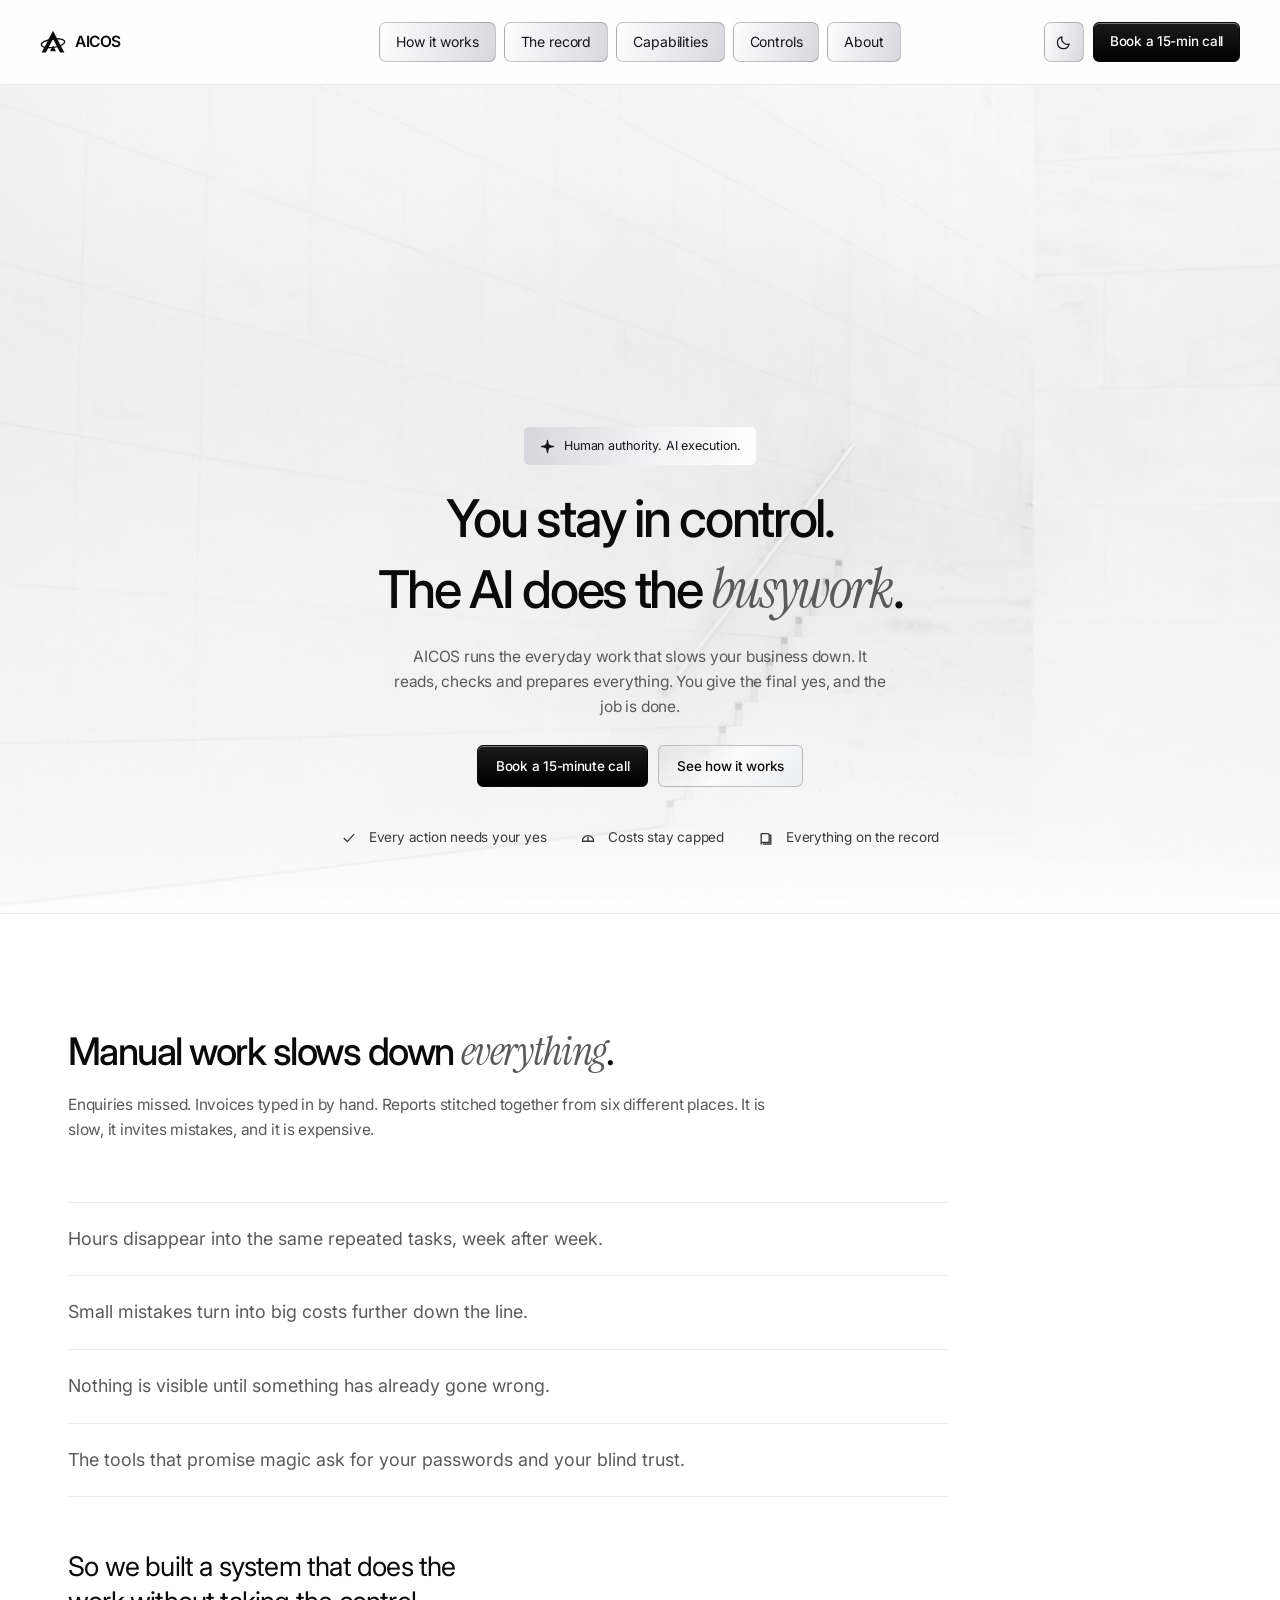
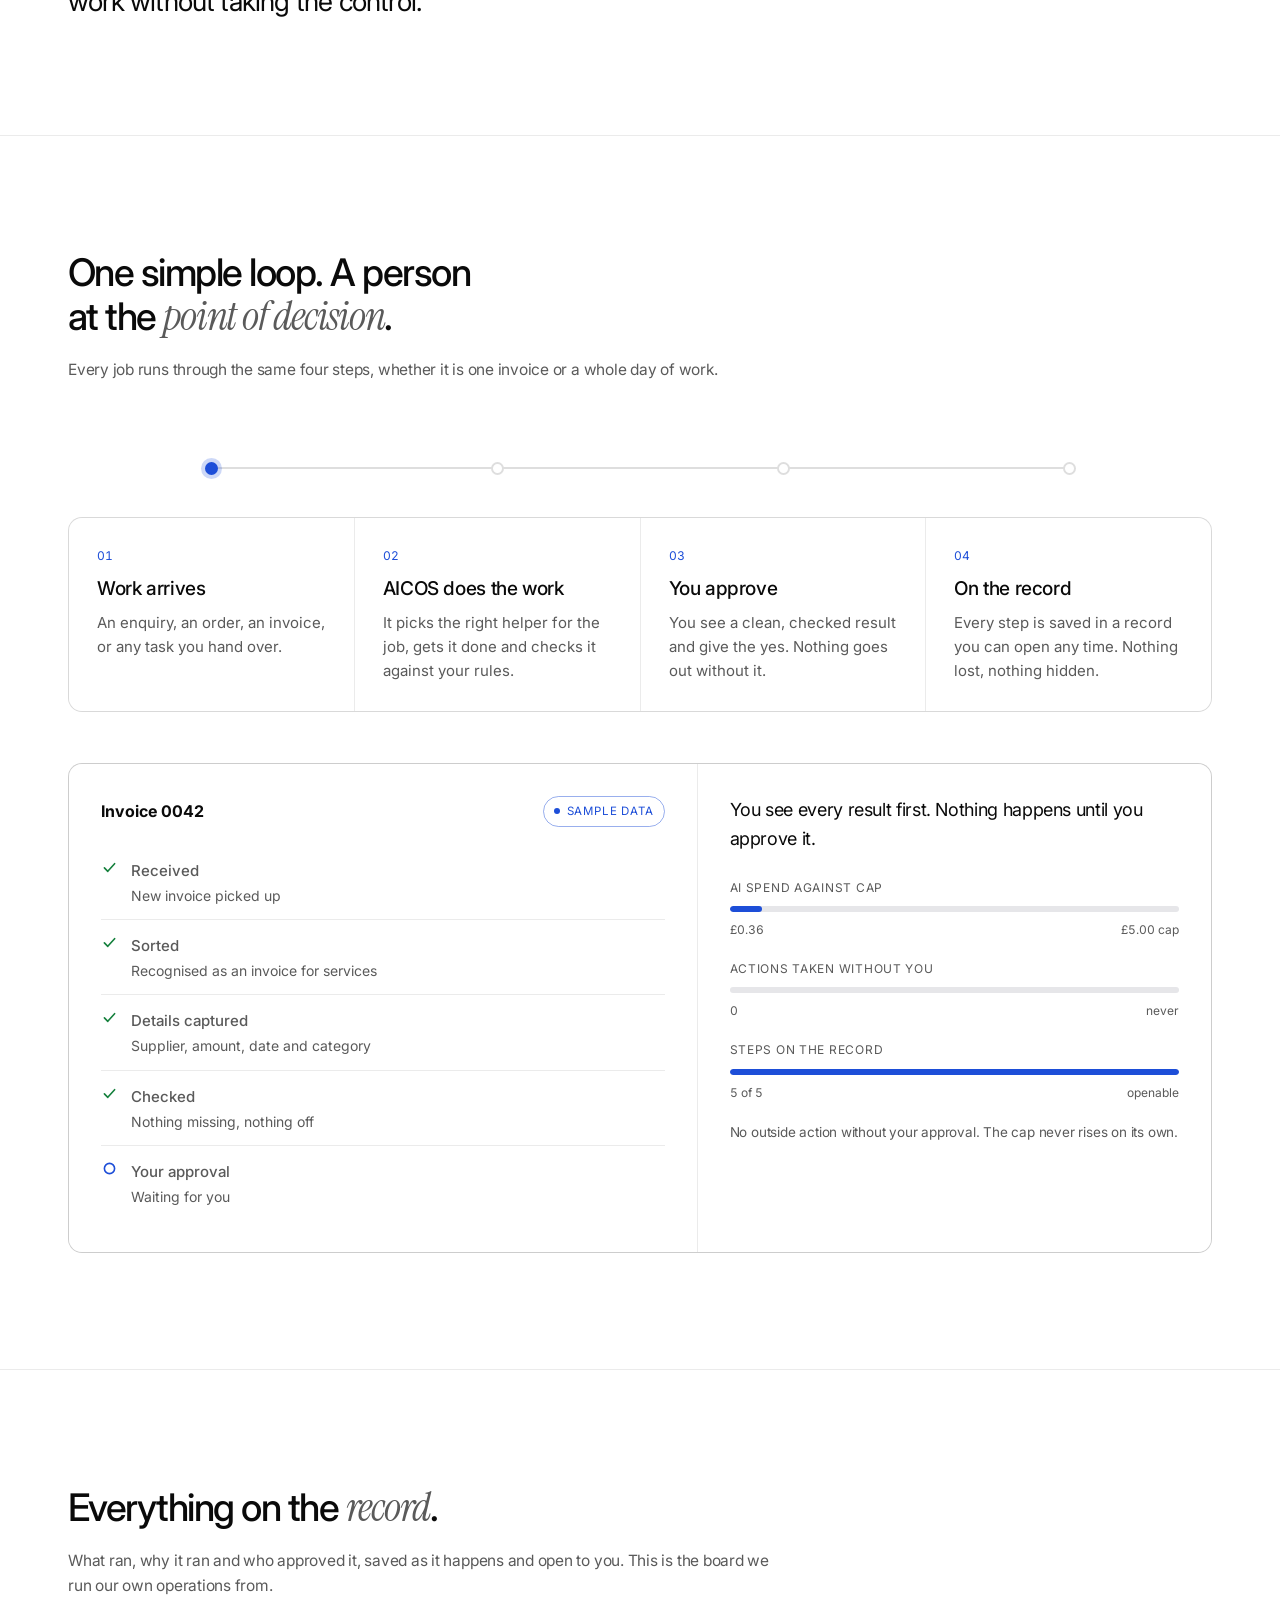
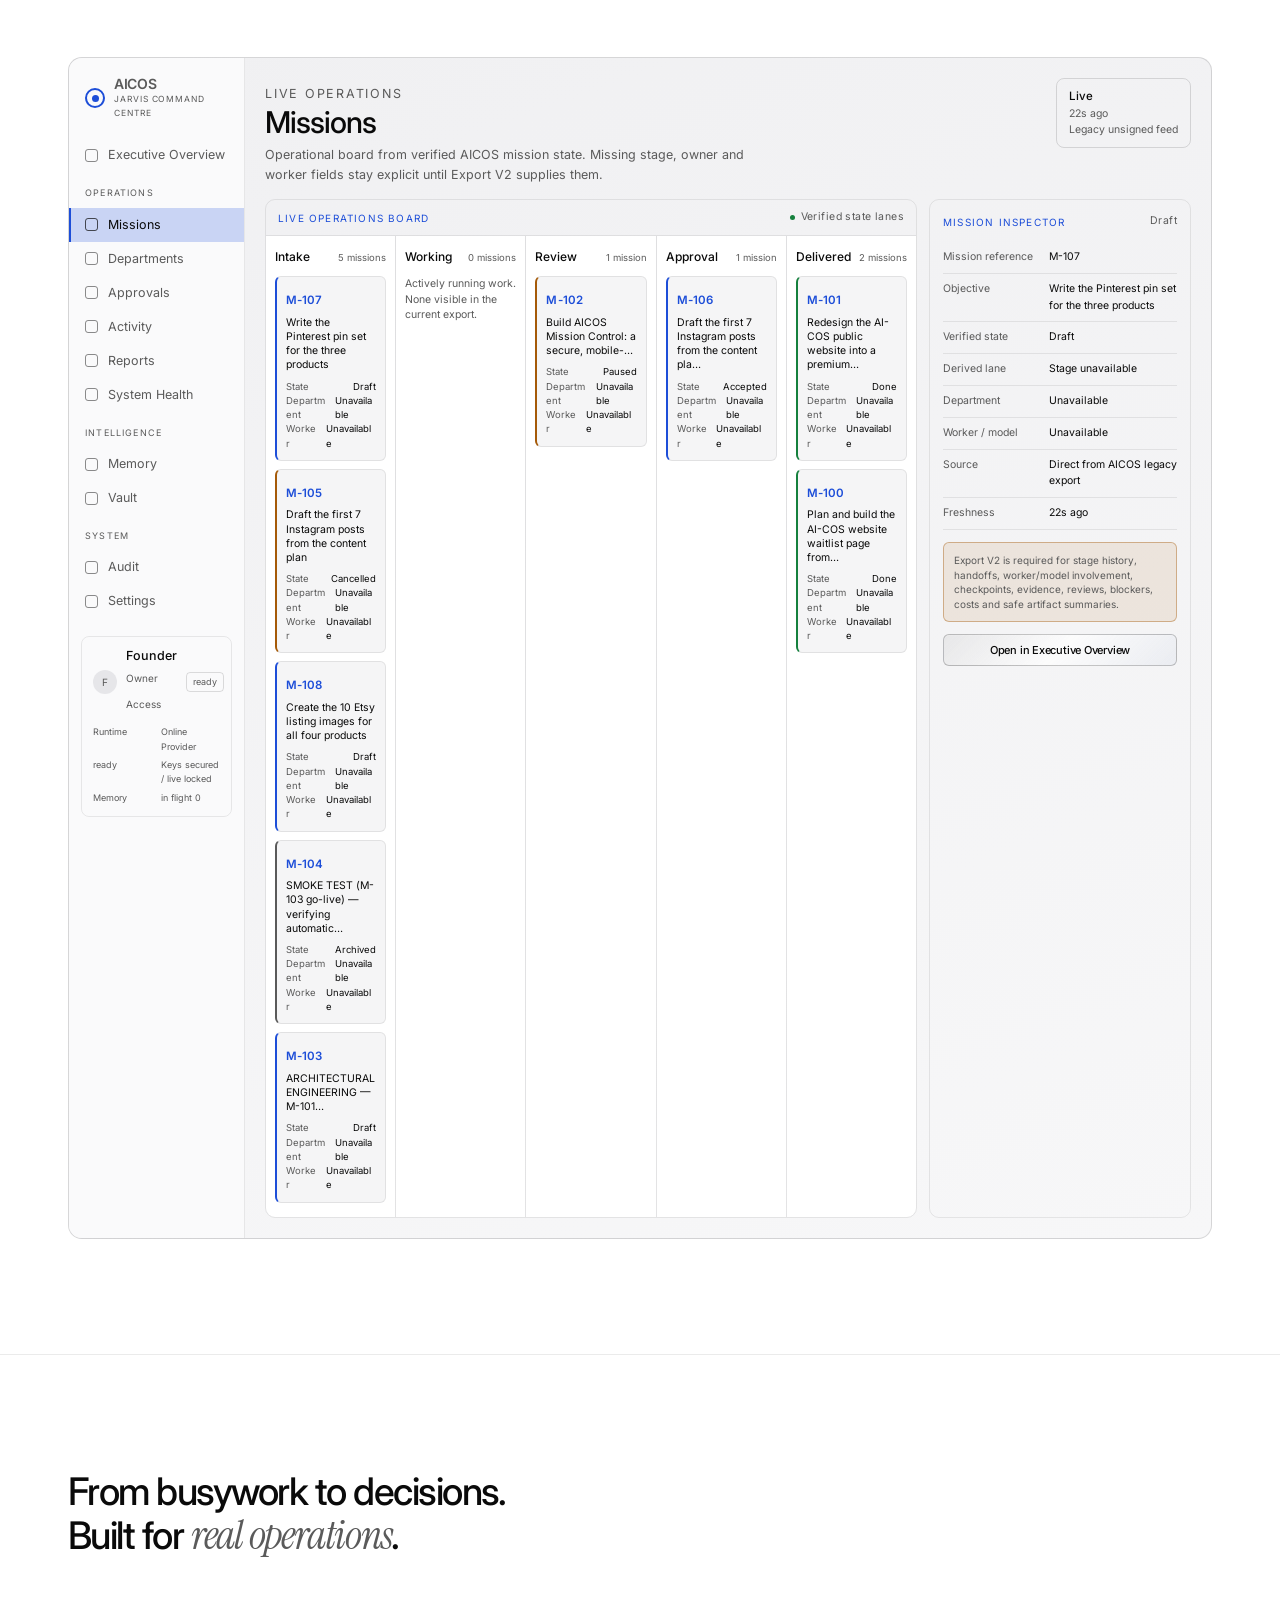
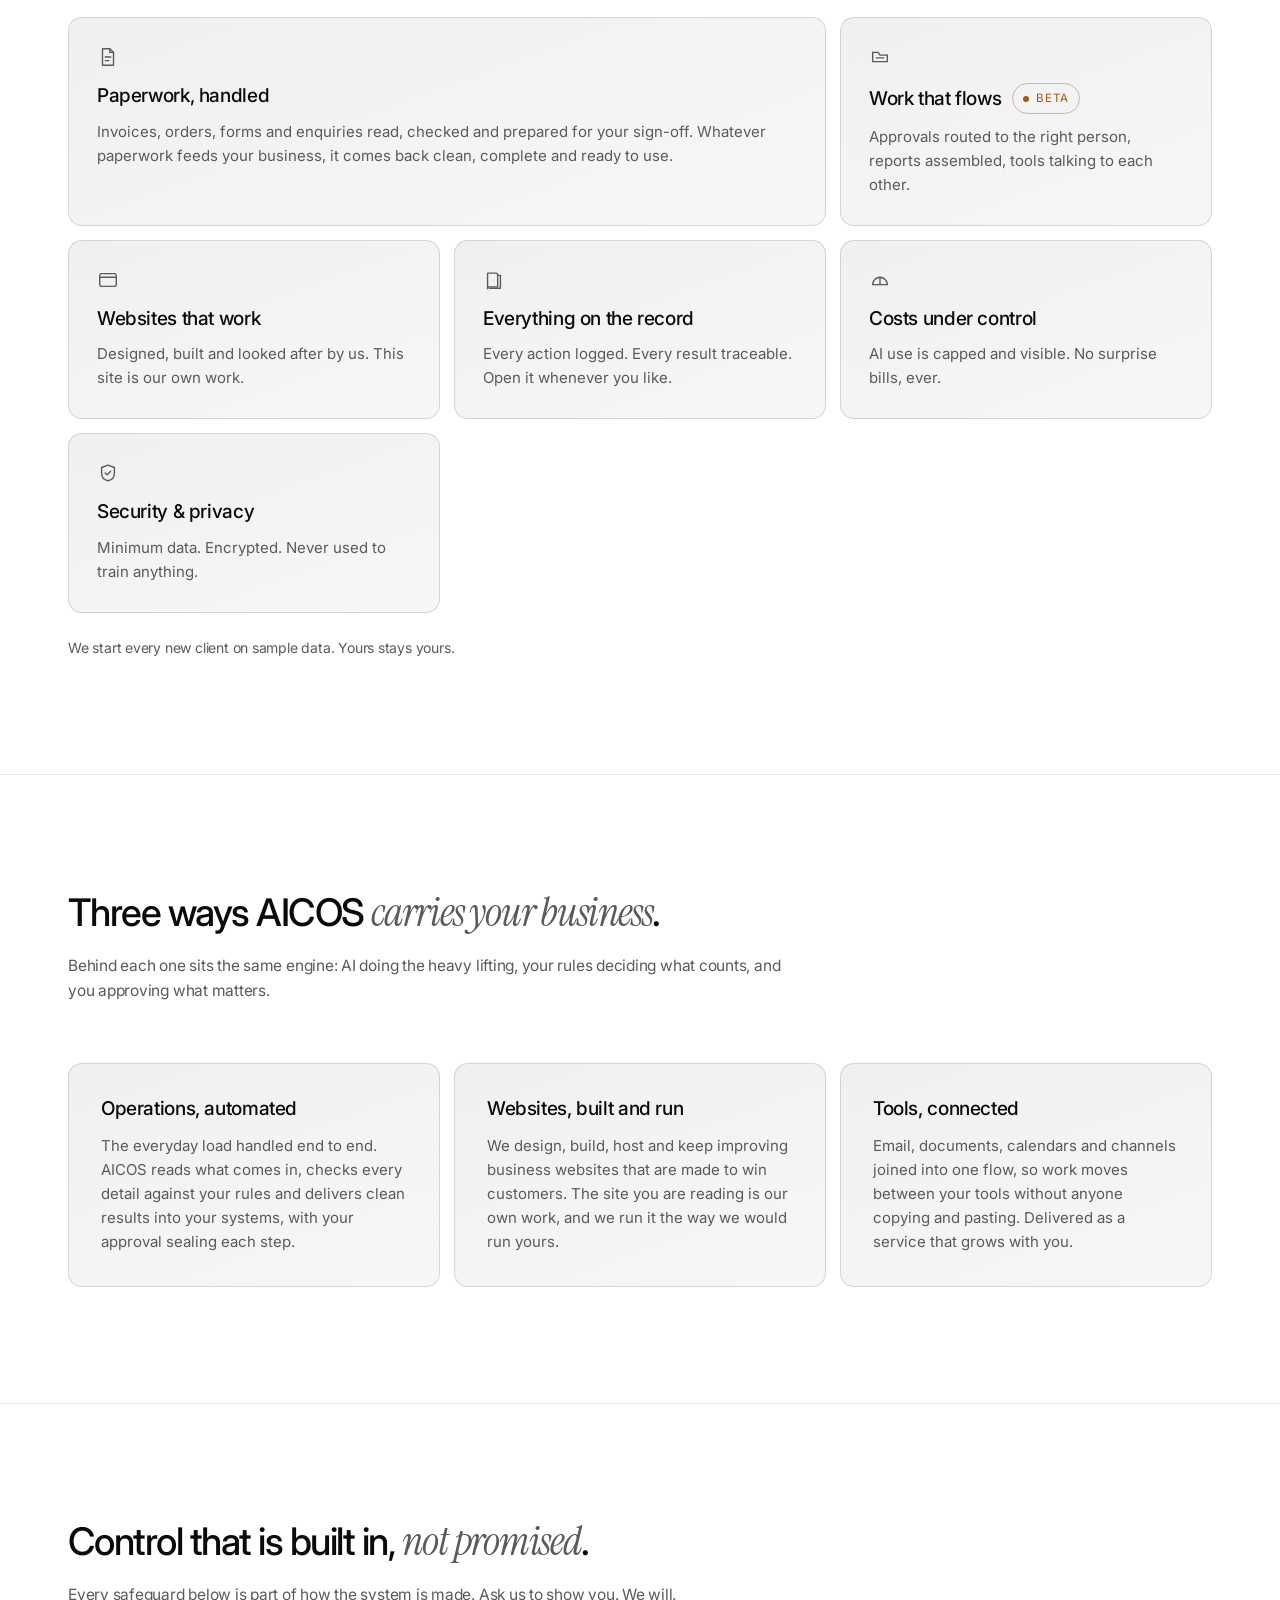
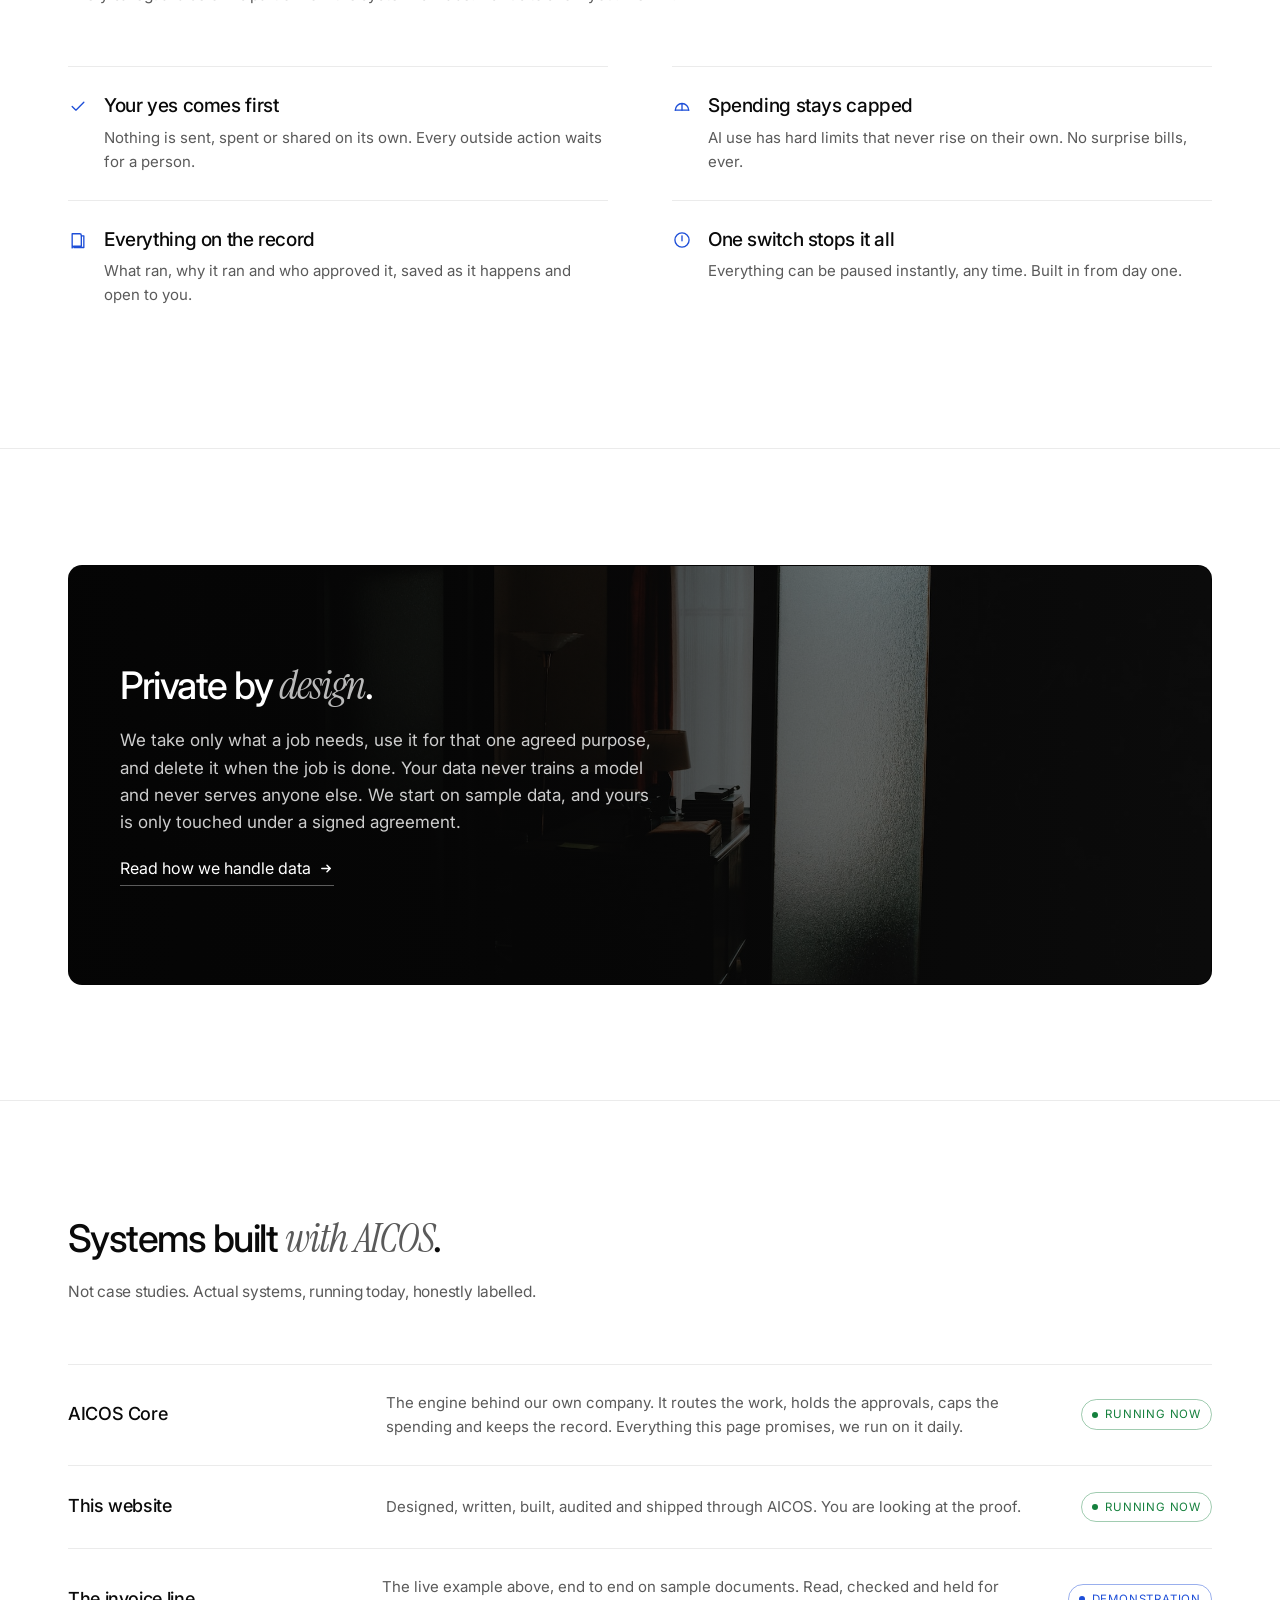
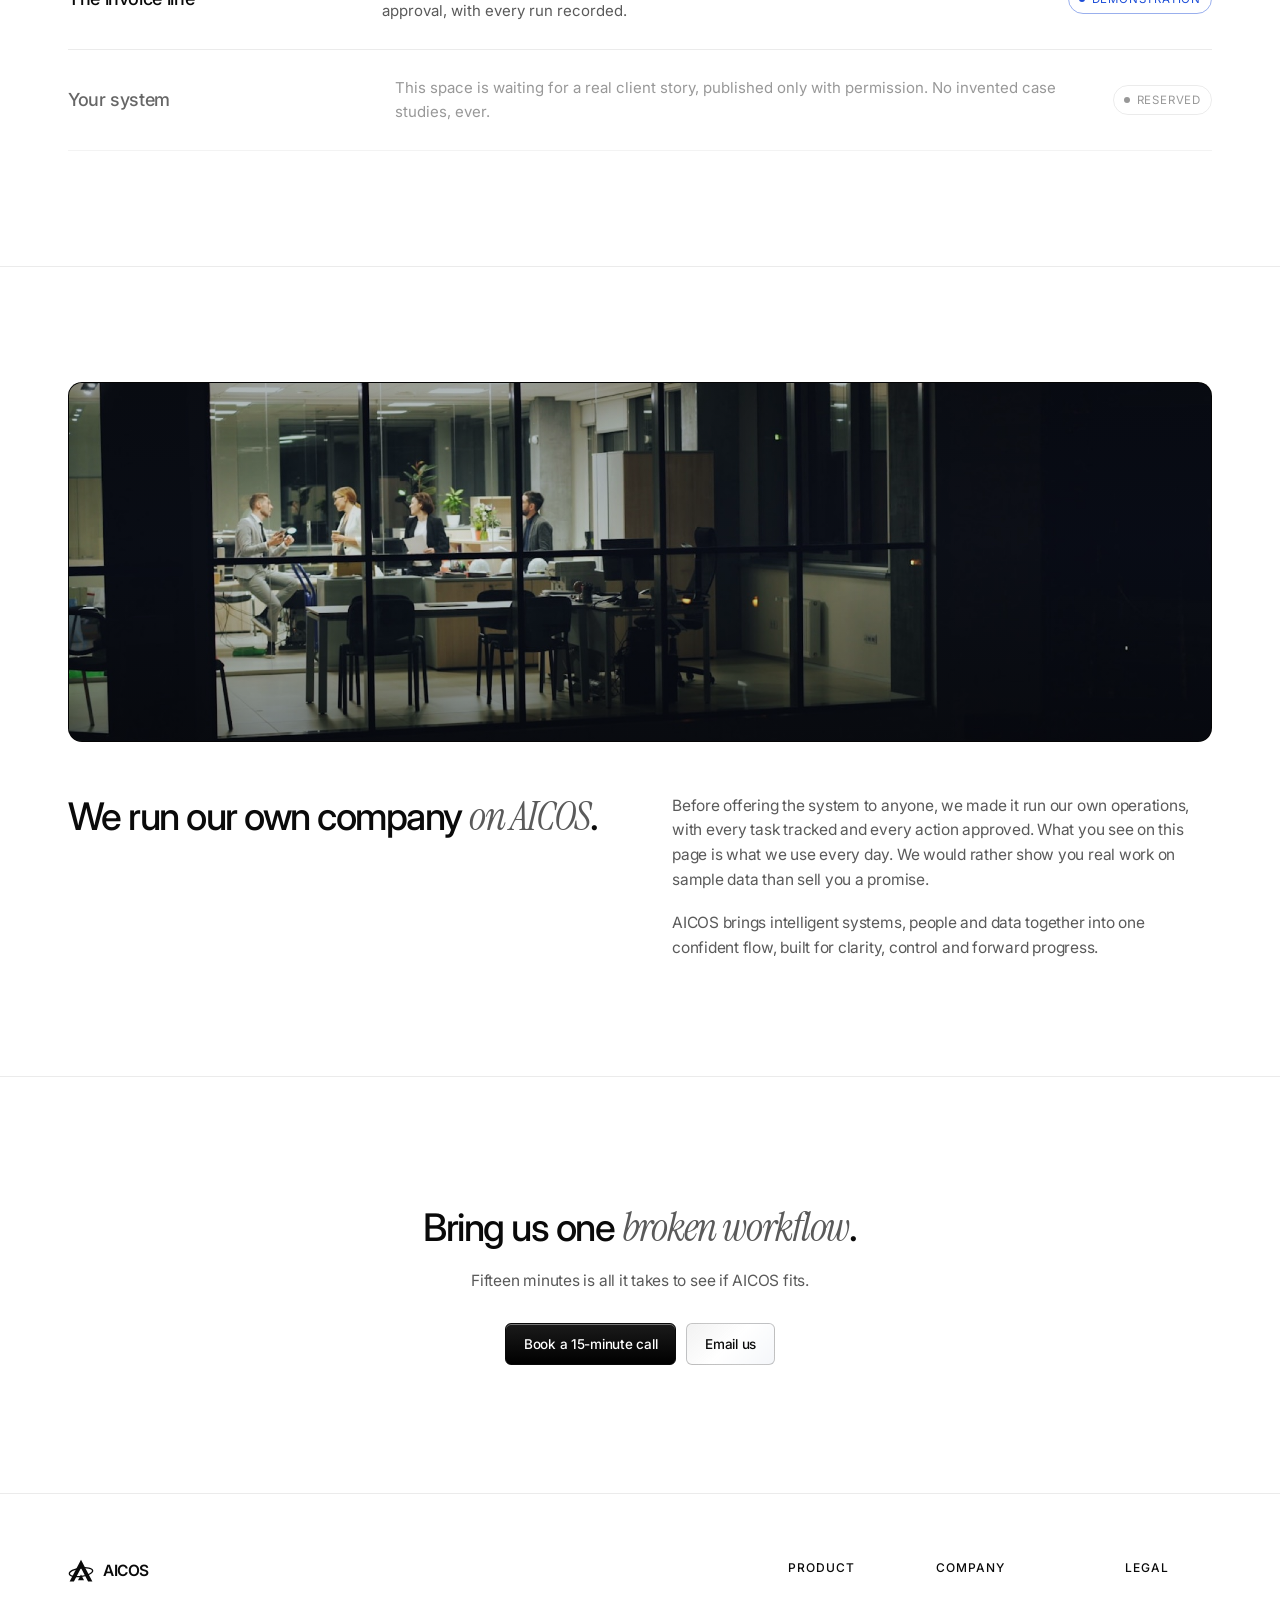
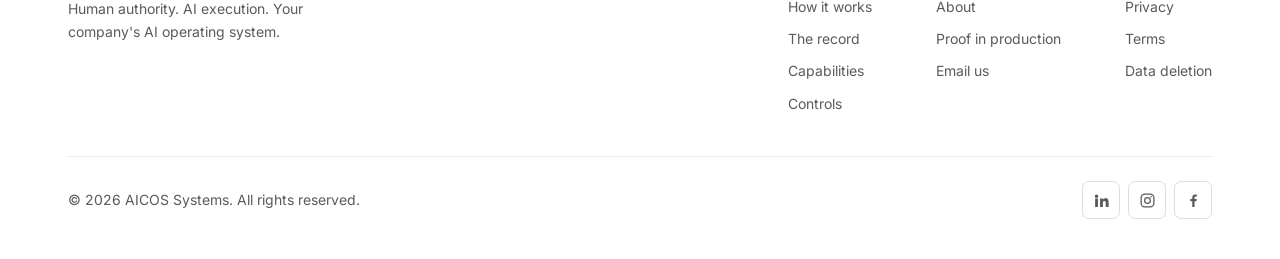
<file: index.html>
<!DOCTYPE html>
<html lang="en-GB">
<head>
<meta charset="utf-8">
<meta name="viewport" content="width=device-width, initial-scale=1">
<title>AICOS — You stay in control. The AI does the busywork.</title>
<meta name="description" content="AICOS runs the everyday work that slows your business down. It reads, checks and prepares everything. You give the final yes, and the job is done.">
<meta name="theme-color" content="#000000">
<link rel="icon" href="assets/favicon.svg" type="image/svg+xml">
<meta property="og:title" content="AICOS — You stay in control. The AI does the busywork.">
<meta property="og:description" content="Human authority. AI execution. Every action needs your yes, costs stay capped, everything on the record.">
<meta property="og:url" content="https://aicosystems.uk/">

<!-- theme before first paint: no flash in either direction -->
<style>html{background:#000}html[data-theme="light"]{background:#fff}</style>
<script>try{var t=localStorage.getItem('aicos-theme');if(t)document.documentElement.setAttribute('data-theme',t);else if(window.matchMedia('(prefers-color-scheme: light)').matches)document.documentElement.setAttribute('data-theme','light');}catch(e){}</script>

<link rel="preconnect" href="https://fonts.googleapis.com">
<link rel="preconnect" href="https://fonts.gstatic.com" crossorigin>
<link href="https://fonts.googleapis.com/css2?family=Inter:ital,opsz,wght@0,14..32,100..900&family=Instrument+Serif:ital@1&display=swap" rel="stylesheet">
<link rel="stylesheet" href="css/landing.css">
</head>
<body>

<a class="skip" href="#main">Skip to content</a>
<div class="grain" aria-hidden="true"></div>
<div class="menu-backdrop" aria-hidden="true"></div>

<div class="mmenu" id="mobile-menu" role="dialog" aria-modal="true" aria-label="Menu">
  <div class="mmenu-top">
    <a class="logo" href="#top" aria-label="AICOS">
      <svg viewBox="0 0 64 64" fill="none" aria-hidden="true">
          <ellipse cx="32" cy="35" rx="29" ry="10.4" transform="rotate(-8 32 35)" stroke="currentColor" stroke-width="3.1" fill="none"/>
          <path d="M32 4.5 60 58h-10.6L32 24.4 14.6 58H4L32 4.5Z" fill="currentColor"/>
          <path d="M32 40.5 39.4 55H24.6L32 40.5Z" fill="currentColor"/>
        </svg>
      <span>AICOS</span>
    </a>
    <div style="display:flex;gap:9px">
      <button class="theme-toggle" type="button" data-theme-toggle aria-label="Switch to light theme" aria-pressed="false">
        <svg class="i-sun" width="17" height="17" viewBox="0 0 24 24" fill="none" stroke="currentColor" stroke-width="1.7" stroke-linecap="round" aria-hidden="true"><circle cx="12" cy="12" r="4.2"/><path d="M12 2.6v2.2M12 19.2v2.2M4.2 12H2M22 12h-2.2M5.6 5.6 7.2 7.2M16.8 16.8l1.6 1.6M18.4 5.6 16.8 7.2M7.2 16.8 5.6 18.4"/></svg>
        <svg class="i-moon" width="17" height="17" viewBox="0 0 24 24" fill="none" stroke="currentColor" stroke-width="1.7" stroke-linecap="round" stroke-linejoin="round" aria-hidden="true"><path d="M20 14.2A8.2 8.2 0 0 1 9.8 4a8.4 8.4 0 1 0 10.2 10.2z"/></svg>
      </button>
      <button class="theme-toggle" type="button" id="menu-close" aria-label="Close menu">
        <svg width="17" height="17" viewBox="0 0 20 20" fill="none" stroke="currentColor" stroke-width="1.8" stroke-linecap="round" aria-hidden="true"><path d="M5 5l10 10M15 5L5 15"/></svg>
      </button>
    </div>
  </div>

  <nav class="mmenu-links" aria-label="Mobile">
      <a href="#how"><span>How it works</span><svg width="17" height="17" viewBox="0 0 16 16" fill="none" stroke="currentColor" stroke-width="1.5" stroke-linecap="round" stroke-linejoin="round" aria-hidden="true" style="opacity:.32"><path d="M3 8h9M8.5 4.5 12 8l-3.5 3.5"/></svg></a>
      <a href="#record"><span>The record</span><svg width="17" height="17" viewBox="0 0 16 16" fill="none" stroke="currentColor" stroke-width="1.5" stroke-linecap="round" stroke-linejoin="round" aria-hidden="true" style="opacity:.32"><path d="M3 8h9M8.5 4.5 12 8l-3.5 3.5"/></svg></a>
      <a href="#capabilities"><span>Capabilities</span><svg width="17" height="17" viewBox="0 0 16 16" fill="none" stroke="currentColor" stroke-width="1.5" stroke-linecap="round" stroke-linejoin="round" aria-hidden="true" style="opacity:.32"><path d="M3 8h9M8.5 4.5 12 8l-3.5 3.5"/></svg></a>
      <a href="#services"><span>Services</span><svg width="17" height="17" viewBox="0 0 16 16" fill="none" stroke="currentColor" stroke-width="1.5" stroke-linecap="round" stroke-linejoin="round" aria-hidden="true" style="opacity:.32"><path d="M3 8h9M8.5 4.5 12 8l-3.5 3.5"/></svg></a>
      <a href="#controls"><span>Controls</span><svg width="17" height="17" viewBox="0 0 16 16" fill="none" stroke="currentColor" stroke-width="1.5" stroke-linecap="round" stroke-linejoin="round" aria-hidden="true" style="opacity:.32"><path d="M3 8h9M8.5 4.5 12 8l-3.5 3.5"/></svg></a>
      <a href="#proof"><span>Proof</span><svg width="17" height="17" viewBox="0 0 16 16" fill="none" stroke="currentColor" stroke-width="1.5" stroke-linecap="round" stroke-linejoin="round" aria-hidden="true" style="opacity:.32"><path d="M3 8h9M8.5 4.5 12 8l-3.5 3.5"/></svg></a>
      <a href="#about"><span>About</span><svg width="17" height="17" viewBox="0 0 16 16" fill="none" stroke="currentColor" stroke-width="1.5" stroke-linecap="round" stroke-linejoin="round" aria-hidden="true" style="opacity:.32"><path d="M3 8h9M8.5 4.5 12 8l-3.5 3.5"/></svg></a>
  </nav>

  <div class="mmenu-foot">
    <a class="btn btn-solid" href="https://calendar.google.com/calendar/appointments/schedules/AcZssZ1_LY69mEna-2HPRTOCkM1k_0xMDIgAQbd6XbwSAVR1G0X9oScIkbwy-SCPXT1odlGmf414M4oB" target="_blank" rel="noopener">Book a 15-minute call</a>
    <a class="btn btn-ghost" href="mailto:aicosystems.hq@gmail.com">Email us</a>
    <p class="mmenu-meta"><span>Human authority. AI execution.</span><span>aicosystems.uk</span></p>
  </div>
</div>

<header class="header">
  <div class="header-in">
    <a class="logo appear appear--scale" href="#top" aria-label="AICOS" style="--d:.08s">
      <svg viewBox="0 0 64 64" fill="none" aria-hidden="true">
        <ellipse cx="32" cy="35" rx="29" ry="10.4" transform="rotate(-8 32 35)" stroke="currentColor" stroke-width="3.1" fill="none"/>
        <path d="M32 4.5 60 58h-10.6L32 24.4 14.6 58H4L32 4.5Z" fill="currentColor"/>
        <path d="M32 40.5 39.4 55H24.6L32 40.5Z" fill="currentColor"/>
      </svg>
      <span>AICOS</span>
    </a>

    <nav class="nav" id="site-nav" aria-label="Primary">
      <a class="appear appear--scale" href="#how" style="--d:.16s">How it works</a>
      <a class="appear appear--soft" href="#record" style="--d:.24s">The record</a>
      <a class="appear appear--scale" href="#capabilities" style="--d:.32s">Capabilities</a>
      <a class="appear appear--soft" href="#controls" style="--d:.40s">Controls</a>
      <a class="appear appear--scale" href="#about" style="--d:.48s">About</a>
    </nav>

    <div class="nav-right">
      <button class="theme-toggle appear appear--scale" type="button" data-theme-toggle aria-label="Switch to light theme" aria-pressed="false" style="--d:.30s">
        <svg class="i-sun" width="17" height="17" viewBox="0 0 24 24" fill="none" stroke="currentColor" stroke-width="1.7" stroke-linecap="round" aria-hidden="true"><circle cx="12" cy="12" r="4.2"/><path d="M12 2.6v2.2M12 19.2v2.2M4.2 12H2M22 12h-2.2M5.6 5.6 7.2 7.2M16.8 16.8l1.6 1.6M18.4 5.6 16.8 7.2M7.2 16.8 5.6 18.4"/></svg>
        <svg class="i-moon" width="17" height="17" viewBox="0 0 24 24" fill="none" stroke="currentColor" stroke-width="1.7" stroke-linecap="round" stroke-linejoin="round" aria-hidden="true"><path d="M20 14.2A8.2 8.2 0 0 1 9.8 4a8.4 8.4 0 1 0 10.2 10.2z"/></svg>
      </button>
      <a class="btn btn-solid appear appear--scale nav-desktop-only" href="https://calendar.google.com/calendar/appointments/schedules/AcZssZ1_LY69mEna-2HPRTOCkM1k_0xMDIgAQbd6XbwSAVR1G0X9oScIkbwy-SCPXT1odlGmf414M4oB" target="_blank" rel="noopener" style="--d:.34s">Book a 15-min call</a>
      <button class="burger" type="button" id="burger" aria-controls="site-nav" aria-expanded="false" aria-label="Open menu">
        <span></span><span></span><span></span>
      </button>
    </div>
  </div>
</header>

<main id="main">

  <!-- ── hero ─────────────────────────────────────────────── -->
  <section class="hero" id="top">
    <div class="hero-media" aria-hidden="true">
      <video class="hero-video" muted loop playsinline
             disablepictureinpicture disableremoteplayback
             controlslist="nodownload noplaybackrate noremoteplayback"
             preload="none" tabindex="-1" aria-hidden="true"
             data-src="https://d8j0ntlcm91z4.cloudfront.net/user_38xzZboKViGWJOttwIXH07lWA1P/hf_20260818_072341_50851634-bbc3-4c33-9acc-7647d4db44aa.mp4"></video>
    </div>
    <div class="hero-copy">
      <span class="badge appear appear--pop" style="--d:.22s">
        <svg class="badge-star" width="17" height="19" viewBox="0 0 24 24" fill="currentColor" aria-hidden="true">
          <path d="M12 2.6C12.55 2.6 12.88 3.15 13.08 4.7c.62 4.7 1.52 5.6 6.22 6.22 1.55.2 2.1.53 2.1 1.08s-.55.88-2.1 1.08c-4.7.62-5.6 1.52-6.22 6.22-.2 1.55-.53 2.1-1.08 2.1s-.88-.55-1.08-2.1c-.62-4.7-1.52-5.6-6.22-6.22C3.15 12.88 2.6 12.55 2.6 12s.55-.88 2.1-1.08c4.7-.62 5.6-1.52 6.22-6.22C11.12 3.15 11.45 2.6 12 2.6Z"/>
        </svg>
        Human authority. AI execution.
      </span>

      <h1 class="h1">
        <span class="headline-line appear appear--mask" style="--d:.42s">You stay in control.</span>
        <span class="headline-line appear appear--mask" style="--d:.62s">The AI does the <em>busywork</em>.</span>
      </h1>

      <p class="lede appear appear--soft" style="--d:.82s">AICOS runs the everyday work that slows your business down. It reads, checks and prepares everything. You give the final yes, and the job is done.</p>

      <div class="hero-actions">
        <a class="btn btn-solid appear appear--btn" href="https://calendar.google.com/calendar/appointments/schedules/AcZssZ1_LY69mEna-2HPRTOCkM1k_0xMDIgAQbd6XbwSAVR1G0X9oScIkbwy-SCPXT1odlGmf414M4oB" target="_blank" rel="noopener" style="--d:.96s">Book a 15-minute call</a>
        <a class="btn btn-ghost appear appear--side" href="#how" style="--d:1.10s">See how it works</a>
      </div>

      <ul class="hero-assure">
        <li class="appear appear--stat" style="--d:1.12s"><svg width="16" height="16" viewBox="0 0 20 20" fill="none" stroke="currentColor" stroke-width="1.7" stroke-linecap="round" stroke-linejoin="round" aria-hidden="true"><path d="M4 10.5l4 4 8-9"/></svg>Every action needs your yes</li>
        <li class="appear appear--stat" style="--d:1.28s"><svg width="16" height="16" viewBox="0 0 20 20" fill="none" stroke="currentColor" stroke-width="1.7" stroke-linecap="round" aria-hidden="true"><path d="M3 14a7 7 0 1 1 14 0"/><path d="M10 14V9"/><path d="M16.5 14h-13"/></svg>Costs stay capped</li>
        <li class="appear appear--stat" style="--d:1.44s"><svg width="16" height="16" viewBox="0 0 20 20" fill="none" stroke="currentColor" stroke-width="1.7" stroke-linejoin="round" aria-hidden="true"><path d="M4 4.5h8a2 2 0 0 1 2 2v9H6a2 2 0 0 0-2 2z"/><path d="M14 6.5h2v11H6"/></svg>Everything on the record</li>
      </ul>
    </div>
  </section>

  <!-- ── problem ──────────────────────────────────────────── -->
  <section class="section" id="problem">
    <div class="wrap">
      <div class="section-head reveal">
        <h2 class="h2">Manual work slows down <em>everything</em>.</h2>
        <p class="lede">Enquiries missed. Invoices typed in by hand. Reports stitched together from six different places. It is slow, it invites mistakes, and it is expensive.</p>
      </div>
      <ul class="pains reveal">
        <li>Hours disappear into the same repeated tasks, week after week.</li>
        <li>Small mistakes turn into big costs further down the line.</li>
        <li>Nothing is visible until something has already gone wrong.</li>
        <li>The tools that promise magic ask for your passwords and your blind trust.</li>
      </ul>
      <p class="turn reveal">So we built a system that does the work without taking the control.</p>
    </div>
  </section>

  <!-- ── how it works ─────────────────────────────────────── -->
  <section class="section" id="how">
    <div class="wrap">
      <div class="section-head reveal">
        <h2 class="h2">One simple loop. A person at the <em>point of decision</em>.</h2>
        <p class="lede">Every job runs through the same four steps, whether it is one invoice or a whole day of work.</p>
      </div>

      <div class="flow" aria-hidden="true">
        <div class="flow-track"><span class="flow-fill"></span><span class="flow-dot"></span></div>
        <div class="flow-nodes"><span class="fnode"></span><span class="fnode"></span><span class="fnode gate"></span><span class="fnode"></span></div>
        <span class="flow-gate-label">waiting for you</span>
      </div>

      <ol class="loop reveal">
        <li><span class="n">01</span><h3 class="h3">Work arrives</h3><p>An enquiry, an order, an invoice, or any task you hand over.</p></li>
        <li><span class="n">02</span><h3 class="h3">AICOS does the work</h3><p>It picks the right helper for the job, gets it done and checks it against your rules.</p></li>
        <li><span class="n">03</span><h3 class="h3">You approve</h3><p>You see a clean, checked result and give the yes. Nothing goes out without it.</p></li>
        <li><span class="n">04</span><h3 class="h3">On the record</h3><p>Every step is saved in a record you can open any time. Nothing lost, nothing hidden.</p></li>
      </ol>

      <div class="example reveal">
        <div>
          <div class="ex-head">
            <strong>Invoice 0042</strong>
            <span class="status demo"><span class="dot"></span>Sample data</span>
          </div>
          <ul class="steps">
            <li><span class="ic"><svg width="17" height="17" viewBox="0 0 20 20" fill="none" stroke="currentColor" stroke-width="1.9" stroke-linecap="round" stroke-linejoin="round" aria-hidden="true"><path d="M4 10.5l4 4 8-9"/></svg></span><span><strong>Received</strong><span>New invoice picked up</span></span></li>
            <li><span class="ic"><svg width="17" height="17" viewBox="0 0 20 20" fill="none" stroke="currentColor" stroke-width="1.9" stroke-linecap="round" stroke-linejoin="round" aria-hidden="true"><path d="M4 10.5l4 4 8-9"/></svg></span><span><strong>Sorted</strong><span>Recognised as an invoice for services</span></span></li>
            <li><span class="ic"><svg width="17" height="17" viewBox="0 0 20 20" fill="none" stroke="currentColor" stroke-width="1.9" stroke-linecap="round" stroke-linejoin="round" aria-hidden="true"><path d="M4 10.5l4 4 8-9"/></svg></span><span><strong>Details captured</strong><span>Supplier, amount, date and category</span></span></li>
            <li><span class="ic"><svg width="17" height="17" viewBox="0 0 20 20" fill="none" stroke="currentColor" stroke-width="1.9" stroke-linecap="round" stroke-linejoin="round" aria-hidden="true"><path d="M4 10.5l4 4 8-9"/></svg></span><span><strong>Checked</strong><span>Nothing missing, nothing off</span></span></li>
            <li><span class="ic pending"><svg width="17" height="17" viewBox="0 0 20 20" fill="none" stroke="currentColor" stroke-width="1.9" aria-hidden="true"><circle cx="10" cy="10" r="6"/></svg></span><span><strong>Your approval</strong><span>Waiting for you</span></span></li>
          </ul>
        </div>
        <div>
          <p style="font-size:18px;letter-spacing:-.02em">You see every result first. Nothing happens until you approve it.</p>
          <dl class="meter" style="margin-top:24px">
            <dt>AI spend against cap</dt>
            <dd><div class="bar"><i style="width:7.2%"></i></div><div class="bar-lab"><span>£0.36</span><span>£5.00 cap</span></div></dd>
            <dt>Actions taken without you</dt>
            <dd><div class="bar"><i style="width:0"></i></div><div class="bar-lab"><span>0</span><span>never</span></div></dd>
            <dt>Steps on the record</dt>
            <dd><div class="bar"><i style="width:100%"></i></div><div class="bar-lab"><span>5 of 5</span><span>openable</span></div></dd>
          </dl>
          <p class="lede" style="font-size:13.5px">No outside action without your approval. The cap never rises on its own.</p>
        </div>
      </div>
    </div>
  </section>

  <!-- ── the record: the real product board ───────────────── -->
  <section class="section" id="record">
    <div class="wrap">
      <div class="section-head reveal">
        <h2 class="h2">Everything on the <em>record</em>.</h2>
        <p class="lede">What ran, why it ran and who approved it, saved as it happens and open to you. This is the board we run our own operations from.</p>
      </div>

      <div class="board reveal">
        <aside class="board-rail" aria-hidden="true">
          <div class="rail-brand">
            <span class="dot"><i></i></span>
            <span><b>AICOS</b><span>Jarvis Command Centre</span></span>
          </div>
          <div class="rail-item"><i></i>Executive Overview</div>
          <div class="rail-group">Operations</div>
          <div class="rail-item on"><i></i>Missions</div>
          <div class="rail-item"><i></i>Departments</div>
          <div class="rail-item"><i></i>Approvals</div>
          <div class="rail-item"><i></i>Activity</div>
          <div class="rail-item"><i></i>Reports</div>
          <div class="rail-item"><i></i>System Health</div>
          <div class="rail-group">Intelligence</div>
          <div class="rail-item"><i></i>Memory</div>
          <div class="rail-item"><i></i>Vault</div>
          <div class="rail-group">System</div>
          <div class="rail-item"><i></i>Audit</div>
          <div class="rail-item"><i></i>Settings</div>
          <div class="rail-foot">
            <div class="who">
              <span class="av">F</span>
              <span><b>Founder</b><small>Owner Access</small></span>
              <span class="ready">ready</span>
            </div>
            <div class="rail-kv">
              <span>Runtime</span><span>Online Provider</span>
              <span>ready</span><span>Keys secured / live locked</span>
              <span>Memory</span><span>in flight 0</span>
            </div>
          </div>
        </aside>

        <div class="board-main">
          <div class="board-head">
            <div>
              <p class="board-eyebrow">Live operations</p>
              <h3>Missions</h3>
              <p>Operational board from verified AICOS mission state. Missing stage, owner and worker fields stay explicit until Export V2 supplies them.</p>
            </div>
            <div class="live-chip"><b>Live</b>22s ago<br>Legacy unsigned feed</div>
          </div>

          <div class="board-grid">
            <div class="lanes-wrap">
              <div class="lanes-bar">Live operations board <span>Verified state lanes</span></div>
              <div class="lanes">
                <div class="lane">
                  <div class="lane-head"><b>Intake</b><small>5 missions</small></div>
                  <div class="lane-cards">
                    <div class="mcard"><b>M-107</b><p>Write the Pinterest pin set for the three products</p><div class="mrow"><span>State</span><em>Draft</em></div><div class="mrow"><span>Department</span><em>Unavailable</em></div><div class="mrow"><span>Worker</span><em>Unavailable</em></div></div>
                    <div class="mcard st-cancelled"><b>M-105</b><p>Draft the first 7 Instagram posts from the content plan</p><div class="mrow"><span>State</span><em>Cancelled</em></div><div class="mrow"><span>Department</span><em>Unavailable</em></div><div class="mrow"><span>Worker</span><em>Unavailable</em></div></div>
                    <div class="mcard"><b>M-108</b><p>Create the 10 Etsy listing images for all four products</p><div class="mrow"><span>State</span><em>Draft</em></div><div class="mrow"><span>Department</span><em>Unavailable</em></div><div class="mrow"><span>Worker</span><em>Unavailable</em></div></div>
                    <div class="mcard st-archived"><b>M-104</b><p>SMOKE TEST (M-103 go-live) — verifying automatic…</p><div class="mrow"><span>State</span><em>Archived</em></div><div class="mrow"><span>Department</span><em>Unavailable</em></div><div class="mrow"><span>Worker</span><em>Unavailable</em></div></div>
                    <div class="mcard"><b>M-103</b><p>ARCHITECTURAL ENGINEERING — M-101…</p><div class="mrow"><span>State</span><em>Draft</em></div><div class="mrow"><span>Department</span><em>Unavailable</em></div><div class="mrow"><span>Worker</span><em>Unavailable</em></div></div>
                  </div>
                </div>

                <div class="lane">
                  <div class="lane-head"><b>Working</b><small>0 missions</small></div>
                  <p class="lane-empty">Actively running work. None visible in the current export.</p>
                </div>

                <div class="lane">
                  <div class="lane-head"><b>Review</b><small>1 mission</small></div>
                  <div class="lane-cards">
                    <div class="mcard st-paused"><b>M-102</b><p>Build AICOS Mission Control: a secure, mobile-…</p><div class="mrow"><span>State</span><em>Paused</em></div><div class="mrow"><span>Department</span><em>Unavailable</em></div><div class="mrow"><span>Worker</span><em>Unavailable</em></div></div>
                  </div>
                </div>

                <div class="lane">
                  <div class="lane-head"><b>Approval</b><small>1 mission</small></div>
                  <div class="lane-cards">
                    <div class="mcard"><b>M-106</b><p>Draft the first 7 Instagram posts from the content pla…</p><div class="mrow"><span>State</span><em>Accepted</em></div><div class="mrow"><span>Department</span><em>Unavailable</em></div><div class="mrow"><span>Worker</span><em>Unavailable</em></div></div>
                  </div>
                </div>

                <div class="lane">
                  <div class="lane-head"><b>Delivered</b><small>2 missions</small></div>
                  <div class="lane-cards">
                    <div class="mcard st-done"><b>M-101</b><p>Redesign the AI-COS public website into a premium…</p><div class="mrow"><span>State</span><em>Done</em></div><div class="mrow"><span>Department</span><em>Unavailable</em></div><div class="mrow"><span>Worker</span><em>Unavailable</em></div></div>
                    <div class="mcard st-done"><b>M-100</b><p>Plan and build the AI-COS website waitlist page from…</p><div class="mrow"><span>State</span><em>Done</em></div><div class="mrow"><span>Department</span><em>Unavailable</em></div><div class="mrow"><span>Worker</span><em>Unavailable</em></div></div>
                  </div>
                </div>
              </div>
            </div>

            <div class="inspector">
              <div class="insp-bar">Mission inspector <span>Draft</span></div>
              <dl class="insp-kv">
                <div><dt>Mission reference</dt><dd>M-107</dd></div>
                <div><dt>Objective</dt><dd>Write the Pinterest pin set for the three products</dd></div>
                <div><dt>Verified state</dt><dd>Draft</dd></div>
                <div><dt>Derived lane</dt><dd>Stage unavailable</dd></div>
                <div><dt>Department</dt><dd>Unavailable</dd></div>
                <div><dt>Worker / model</dt><dd>Unavailable</dd></div>
                <div><dt>Source</dt><dd>Direct from AICOS legacy export</dd></div>
                <div><dt>Freshness</dt><dd>22s ago</dd></div>
              </dl>
              <p class="insp-note">Export V2 is required for stage history, handoffs, worker/model involvement, checkpoints, evidence, reviews, blockers, costs and safe artifact summaries.</p>
              <span class="btn btn-ghost insp-btn">Open in Executive Overview</span>
            </div>
          </div>
        </div>
      </div>
    </div>
  </section>

  <!-- ── capabilities ─────────────────────────────────────── -->
  <section class="section" id="capabilities">
    <div class="wrap">
      <div class="section-head reveal">
        <h2 class="h2">From busywork to decisions. Built for <em>real operations</em>.</h2>
      </div>
      <div class="bento reveal">
        <article class="panel tile wide">
          <span class="ic"><svg width="22" height="22" viewBox="0 0 24 24" fill="none" stroke="currentColor" stroke-width="1.5" stroke-linecap="round" stroke-linejoin="round" aria-hidden="true"><path d="M6 3h8l4 4v14H6z"/><path d="M14 3v4h4"/><path d="M9 12h6M9 16h4"/></svg></span>
          <div class="tile-head"><h3 class="h3">Paperwork, handled</h3></div>
          <p>Invoices, orders, forms and enquiries read, checked and prepared for your sign-off. Whatever paperwork feeds your business, it comes back clean, complete and ready to use.</p>
        </article>
        <article class="panel tile">
          <span class="ic"><svg width="22" height="22" viewBox="0 0 24 24" fill="none" stroke="currentColor" stroke-width="1.5" stroke-linecap="round" stroke-linejoin="round" aria-hidden="true"><path d="M4 7h6l2 3h8"/><path d="M4 7v10h16V10"/><path d="M8 13h8"/></svg></span>
          <div class="tile-head"><h3 class="h3">Work that flows</h3><span class="status beta"><span class="dot"></span>Beta</span></div>
          <p>Approvals routed to the right person, reports assembled, tools talking to each other.</p>
        </article>
        <article class="panel tile">
          <span class="ic"><svg width="22" height="22" viewBox="0 0 24 24" fill="none" stroke="currentColor" stroke-width="1.5" stroke-linecap="round" stroke-linejoin="round" aria-hidden="true"><rect x="3" y="5" width="18" height="14" rx="2"/><path d="M3 9h18"/></svg></span>
          <div class="tile-head"><h3 class="h3">Websites that work</h3></div>
          <p>Designed, built and looked after by us. This site is our own work.</p>
        </article>
        <article class="panel tile">
          <span class="ic"><svg width="22" height="22" viewBox="0 0 24 24" fill="none" stroke="currentColor" stroke-width="1.5" stroke-linecap="round" stroke-linejoin="round" aria-hidden="true"><path d="M5 4.5h9a2 2 0 0 1 2 2v13H7a2 2 0 0 0-2 2z"/><path d="M16 7h3v14H7"/></svg></span>
          <div class="tile-head"><h3 class="h3">Everything on the record</h3></div>
          <p>Every action logged. Every result traceable. Open it whenever you like.</p>
        </article>
        <article class="panel tile">
          <span class="ic"><svg width="22" height="22" viewBox="0 0 24 24" fill="none" stroke="currentColor" stroke-width="1.5" stroke-linecap="round" stroke-linejoin="round" aria-hidden="true"><path d="M4 17a8 8 0 1 1 16 0"/><path d="M12 17V10"/><path d="M20 17H4"/></svg></span>
          <div class="tile-head"><h3 class="h3">Costs under control</h3></div>
          <p>AI use is capped and visible. No surprise bills, ever.</p>
        </article>
        <article class="panel tile">
          <span class="ic"><svg width="22" height="22" viewBox="0 0 24 24" fill="none" stroke="currentColor" stroke-width="1.5" stroke-linecap="round" stroke-linejoin="round" aria-hidden="true"><path d="M12 3.5 19 6v6c0 4.2-2.9 7.6-7 8.5-4.1-.9-7-4.3-7-8.5V6z"/><path d="M9 12l2 2 4-4"/></svg></span>
          <div class="tile-head"><h3 class="h3">Security &amp; privacy</h3></div>
          <p>Minimum data. Encrypted. Never used to train anything.</p>
        </article>
      </div>
      <p class="lede reveal" style="margin-top:24px;font-size:14px">We start every new client on sample data. Yours stays yours.</p>
    </div>
  </section>

  <!-- ── services ─────────────────────────────────────────── -->
  <section class="section" id="services">
    <div class="wrap">
      <div class="section-head reveal">
        <h2 class="h2">Three ways AICOS <em>carries your business</em>.</h2>
        <p class="lede">Behind each one sits the same engine: AI doing the heavy lifting, your rules deciding what counts, and you approving what matters.</p>
      </div>
      <div class="services reveal">
        <article class="panel svc"><h3 class="h3">Operations, automated</h3><p>The everyday load handled end to end. AICOS reads what comes in, checks every detail against your rules and delivers clean results into your systems, with your approval sealing each step.</p></article>
        <article class="panel svc"><h3 class="h3">Websites, built and run</h3><p>We design, build, host and keep improving business websites that are made to win customers. The site you are reading is our own work, and we run it the way we would run yours.</p></article>
        <article class="panel svc"><h3 class="h3">Tools, connected</h3><p>Email, documents, calendars and channels joined into one flow, so work moves between your tools without anyone copying and pasting. Delivered as a service that grows with you.</p></article>
      </div>
    </div>
  </section>

  <!-- ── controls ─────────────────────────────────────────── -->
  <section class="section" id="controls">
    <div class="wrap">
      <div class="section-head reveal">
        <h2 class="h2">Control that is built in, <em>not promised</em>.</h2>
        <p class="lede">Every safeguard below is part of how the system is made. Ask us to show you. We will.</p>
      </div>
      <ul class="controls reveal">
        <li><span class="ic"><svg width="20" height="20" viewBox="0 0 24 24" fill="none" stroke="currentColor" stroke-width="1.6" stroke-linecap="round" stroke-linejoin="round" aria-hidden="true"><path d="M5 12.5l4.5 4.5L19 7.5"/></svg></span><div><h3 class="h3">Your yes comes first</h3><p>Nothing is sent, spent or shared on its own. Every outside action waits for a person.</p></div></li>
        <li><span class="ic"><svg width="20" height="20" viewBox="0 0 24 24" fill="none" stroke="currentColor" stroke-width="1.6" stroke-linecap="round" stroke-linejoin="round" aria-hidden="true"><path d="M4 17a8 8 0 1 1 16 0"/><path d="M12 17V10"/><path d="M20 17H4"/></svg></span><div><h3 class="h3">Spending stays capped</h3><p>AI use has hard limits that never rise on their own. No surprise bills, ever.</p></div></li>
        <li><span class="ic"><svg width="20" height="20" viewBox="0 0 24 24" fill="none" stroke="currentColor" stroke-width="1.6" stroke-linecap="round" stroke-linejoin="round" aria-hidden="true"><path d="M5 4.5h9a2 2 0 0 1 2 2v13H7a2 2 0 0 0-2 2z"/><path d="M16 7h3v14H7"/></svg></span><div><h3 class="h3">Everything on the record</h3><p>What ran, why it ran and who approved it, saved as it happens and open to you.</p></div></li>
        <li><span class="ic"><svg width="20" height="20" viewBox="0 0 24 24" fill="none" stroke="currentColor" stroke-width="1.6" stroke-linecap="round" stroke-linejoin="round" aria-hidden="true"><circle cx="12" cy="12" r="8.5"/><path d="M12 7v6"/></svg></span><div><h3 class="h3">One switch stops it all</h3><p>Everything can be paused instantly, any time. Built in from day one.</p></div></li>
      </ul>
    </div>
  </section>

  <!-- ── data ─────────────────────────────────────────────── -->
  <section class="section" id="data">
    <div class="wrap">
      <div class="photo-band reveal">
        <img src="assets/photos/privacy-1200.jpg" srcset="assets/photos/privacy-700.jpg 700w, assets/photos/privacy-1200.jpg 1200w, assets/photos/privacy-2000.jpg 2000w" sizes="(max-width:1240px) 100vw, 1240px" width="2000" height="962" alt="A dimly lit office seen through a frosted glass partition." loading="lazy" decoding="async">
        <div class="band-in">
          <h2 class="h2">Private by <em>design</em>.</h2>
          <p>We take only what a job needs, use it for that one agreed purpose, and delete it when the job is done. Your data never trains a model and never serves anyone else. We start on sample data, and yours is only touched under a signed agreement.</p>
          <a class="band-link" href="privacy.html">Read how we handle data
            <svg width="15" height="15" viewBox="0 0 16 16" fill="none" stroke="currentColor" stroke-width="1.6" stroke-linecap="round" stroke-linejoin="round" aria-hidden="true"><path d="M3 8h9M8.5 4.5 12 8l-3.5 3.5"/></svg>
          </a>
        </div>
      </div>
    </div>
  </section>

  <!-- ── proof ────────────────────────────────────────────── -->
  <section class="section" id="proof">
    <div class="wrap">
      <div class="section-head reveal">
        <h2 class="h2">Systems built <em>with AICOS</em>.</h2>
        <p class="lede">Not case studies. Actual systems, running today, honestly labelled.</p>
      </div>
      <ul class="proof reveal">
        <li><h3>AICOS Core</h3><p>The engine behind our own company. It routes the work, holds the approvals, caps the spending and keeps the record. Everything this page promises, we run on it daily.</p><span class="status live"><span class="dot"></span>Running now</span></li>
        <li><h3>This website</h3><p>Designed, written, built, audited and shipped through AICOS. You are looking at the proof.</p><span class="status live"><span class="dot"></span>Running now</span></li>
        <li><h3>The invoice line</h3><p>The live example above, end to end on sample documents. Read, checked and held for approval, with every run recorded.</p><span class="status demo"><span class="dot"></span>Demonstration</span></li>
        <li class="reserved"><h3>Your system</h3><p>This space is waiting for a real client story, published only with permission. No invented case studies, ever.</p><span class="status"><span class="dot"></span>Reserved</span></li>
      </ul>
    </div>
  </section>

  <!-- ── about ────────────────────────────────────────────── -->
  <section class="section" id="about">
    <div class="wrap">
      <div class="photo-band band-about reveal">
        <img src="assets/photos/about-1200.jpg" srcset="assets/photos/about-700.jpg 700w, assets/photos/about-1200.jpg 1200w, assets/photos/about-2000.jpg 2000w" sizes="(max-width:1240px) 100vw, 1240px" width="2000" height="1125" alt="An office at night seen from outside, colleagues still at work behind the glass." loading="lazy" decoding="async">
      </div>
      <div class="about reveal">
        <h2 class="h2">We run our own company <em>on AICOS</em>.</h2>
        <div>
          <p class="lede">Before offering the system to anyone, we made it run our own operations, with every task tracked and every action approved. What you see on this page is what we use every day. We would rather show you real work on sample data than sell you a promise.</p>
          <p class="lede">AICOS brings intelligent systems, people and data together into one confident flow, built for clarity, control and forward progress.</p>
        </div>
      </div>
    </div>
  </section>

  <!-- ── close ────────────────────────────────────────────── -->
  <section class="close" id="contact">
    <div class="wrap">
      <h2 class="h2 reveal">Bring us one <em>broken workflow</em>.</h2>
      <p class="lede reveal">Fifteen minutes is all it takes to see if AICOS fits.</p>
      <div class="hero-actions reveal">
        <a class="btn btn-solid" href="https://calendar.google.com/calendar/appointments/schedules/AcZssZ1_LY69mEna-2HPRTOCkM1k_0xMDIgAQbd6XbwSAVR1G0X9oScIkbwy-SCPXT1odlGmf414M4oB" target="_blank" rel="noopener">Book a 15-minute call</a>
        <a class="btn btn-ghost" href="mailto:aicosystems.hq@gmail.com">Email us</a>
      </div>
    </div>
  </section>
</main>

<footer class="foot">
  <div class="wrap">
    <div class="foot-top">
      <div style="max-width:34ch">
        <a class="logo" href="#top" style="margin-bottom:14px">
          <svg viewBox="0 0 64 64" fill="none" aria-hidden="true">
        <ellipse cx="32" cy="35" rx="29" ry="10.4" transform="rotate(-8 32 35)" stroke="currentColor" stroke-width="3.1" fill="none"/>
        <path d="M32 4.5 60 58h-10.6L32 24.4 14.6 58H4L32 4.5Z" fill="currentColor"/>
        <path d="M32 40.5 39.4 55H24.6L32 40.5Z" fill="currentColor"/>
      </svg>
          <span>AICOS</span>
        </a>
        <p>Human authority. AI execution. Your company's AI operating system.</p>
      </div>
      <nav class="foot-nav" aria-label="Footer">
        <div>
          <h3>Product</h3>
          <a href="#how">How it works</a>
          <a href="#record">The record</a>
          <a href="#capabilities">Capabilities</a>
          <a href="#controls">Controls</a>
        </div>
        <div>
          <h3>Company</h3>
          <a href="#about">About</a>
          <a href="#proof">Proof in production</a>
          <a href="mailto:aicosystems.hq@gmail.com">Email us</a>
        </div>
        <div>
          <h3>Legal</h3>
          <a href="privacy.html">Privacy</a>
          <a href="terms.html">Terms</a>
          <a href="data-deletion.html">Data deletion</a>
        </div>
      </nav>
    </div>
    <div class="foot-bottom">
      <span>© <span class="yr">2026</span> AICOS Systems. All rights reserved.</span>
      <div class="socials">
        <a href="https://www.linkedin.com/company/aicosystems-hq/" target="_blank" rel="noopener" aria-label="AICOS on LinkedIn"><svg width="17" height="17" viewBox="0 0 24 24" fill="currentColor" aria-hidden="true"><path d="M4.98 3.5a2.5 2.5 0 1 1 0 5 2.5 2.5 0 0 1 0-5zM3 9h4v12H3zM10 9h3.8v1.7h.05c.53-.95 1.83-1.95 3.75-1.95 4 0 4.4 2.5 4.4 5.9V21h-4v-5.4c0-1.3 0-3-1.9-3s-2.15 1.4-2.15 2.9V21h-4z"/></svg></a>
        <a href="https://www.instagram.com/aicos.systems/" target="_blank" rel="noopener" aria-label="AICOS on Instagram"><svg width="17" height="17" viewBox="0 0 24 24" fill="none" stroke="currentColor" stroke-width="1.8" aria-hidden="true"><rect x="3" y="3" width="18" height="18" rx="5"/><circle cx="12" cy="12" r="4"/><circle cx="17.2" cy="6.8" r="1.1" fill="currentColor" stroke="none"/></svg></a>
        <a href="https://www.facebook.com/aicosystems" target="_blank" rel="noopener" aria-label="AICOS on Facebook"><svg width="17" height="17" viewBox="0 0 24 24" fill="currentColor" aria-hidden="true"><path d="M13.5 21v-8h2.7l.4-3.1h-3.1V7.9c0-.9.25-1.5 1.55-1.5h1.65V3.6c-.29-.04-1.27-.13-2.41-.13-2.39 0-4.03 1.46-4.03 4.14V9.9H7.5V13h2.76v8z"/></svg></a>
      </div>
    </div>
  </div>
</footer>

<script src="js/landing.js"></script>
</body>
</html>
</file>
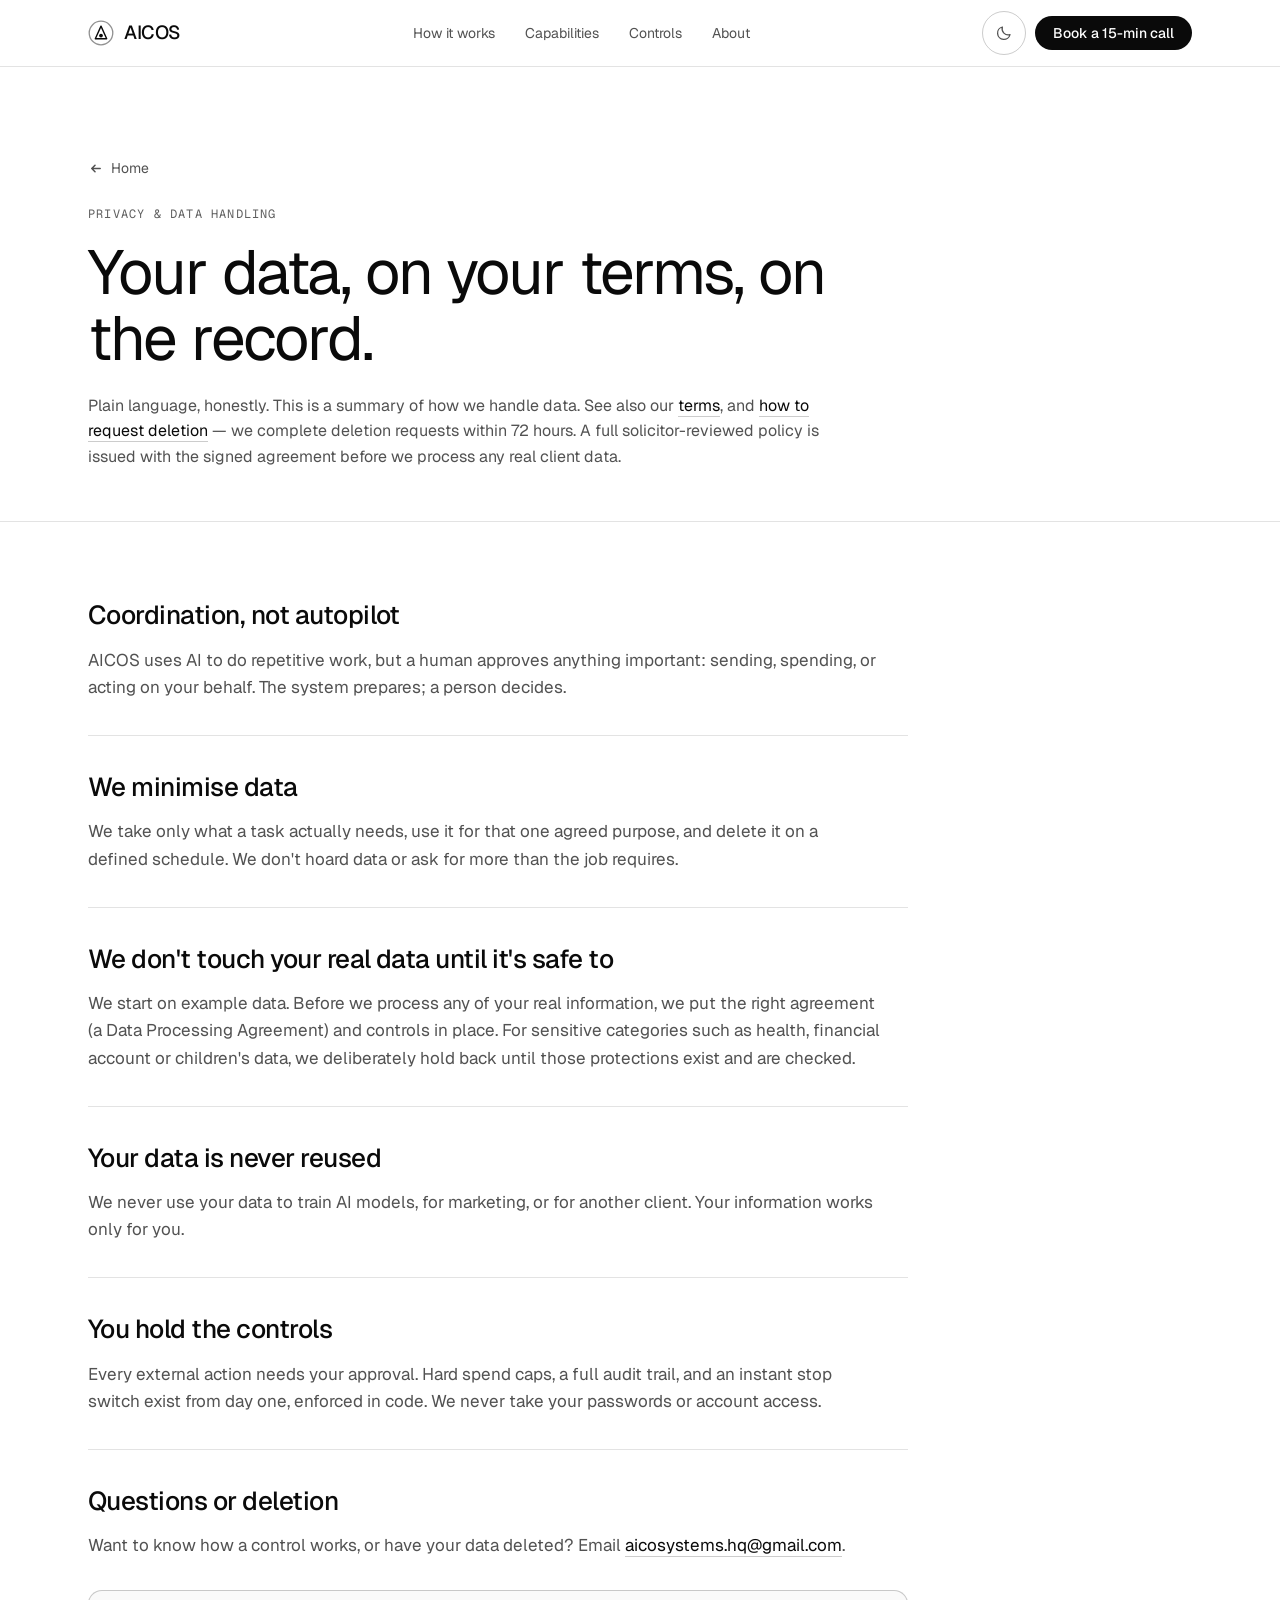
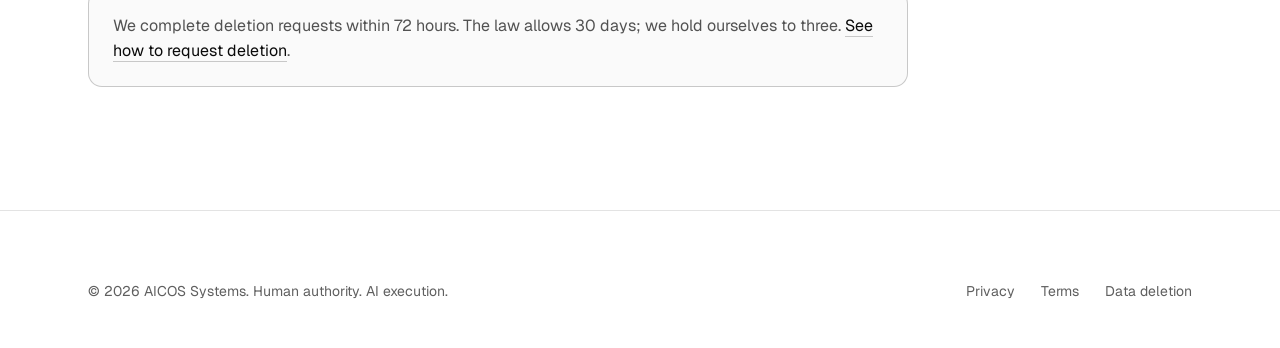
<file: privacy.html>
<!doctype html>
<html lang="en-GB">
<head>
<meta charset="utf-8">
<meta name="viewport" content="width=device-width, initial-scale=1">
<title>Privacy &amp; data handling · AICOS</title>
<meta name="description" content="Your data, on your terms, on the record. How AICOS handles data, in plain language.">
<link rel="icon" href="assets/favicon.svg" type="image/svg+xml">
<meta name="theme-color" content="#000000">
<script>try{var t=localStorage.getItem('aicos-theme');if(t)document.documentElement.setAttribute('data-theme',t);}catch(e){}</script>
<link rel="preconnect" href="https://fonts.googleapis.com">
<link rel="preconnect" href="https://fonts.gstatic.com" crossorigin>
<link href="https://fonts.googleapis.com/css2?family=Geist:wght@400;500;600&family=Geist+Mono:wght@400;500&display=swap" rel="stylesheet">
<link rel="stylesheet" href="css/styles.css">
</head>
<body>
<a class="skip" href="#main">Skip to content</a>

<header class="nav">
  <div class="wrap nav-in">
    <a class="brand" href="index.html" aria-label="AICOS home">
      <svg class="glyph" viewBox="0 0 32 32" fill="none" aria-hidden="true">
        <circle cx="16" cy="16" r="14.5" stroke="currentColor" stroke-width="1.6" opacity=".45"/>
        <path d="M16 7.5 23 23H9L16 7.5Z" stroke="currentColor" stroke-width="1.7" stroke-linejoin="round"/>
        <circle cx="16" cy="19.2" r="2.3" fill="currentColor"/>
      </svg>
      <span>AICOS</span>
    </a>
    <nav class="nav-links" aria-label="Primary">
      <a href="index.html#how">How it works</a>
      <a href="index.html#capabilities">Capabilities</a>
      <a href="index.html#controls">Controls</a>
      <a href="index.html#about">About</a>
    </nav>
    <details class="menu">
      <summary aria-label="Open menu">
        <svg width="18" height="18" viewBox="0 0 20 20" fill="none" stroke="currentColor" stroke-width="1.7" stroke-linecap="round" aria-hidden="true"><path d="M3 6h14M3 10h14M3 14h14"/></svg>
      </summary>
      <div class="menu-panel">
        <a href="index.html#how">How it works</a>
        <a href="index.html#capabilities">Capabilities</a>
        <a href="index.html#controls">Controls</a>
        <a href="index.html#about">About</a>
        <a href="terms.html">Terms</a>
        <a href="data-deletion.html">Data deletion</a>
        <button class="menu-theme" type="button" data-theme-toggle aria-label="Switch to light theme" aria-pressed="false">
          <span>Appearance</span>
          <span class="icons">
            <svg class="i-sun" width="18" height="18" viewBox="0 0 24 24" fill="none" stroke="currentColor" stroke-width="1.7" stroke-linecap="round" aria-hidden="true"><circle cx="12" cy="12" r="4.2"/><path d="M12 2.6v2.2M12 19.2v2.2M4.2 12H2M22 12h-2.2M5.6 5.6 7.2 7.2M16.8 16.8l1.6 1.6M18.4 5.6 16.8 7.2M7.2 16.8 5.6 18.4"/></svg>
            <svg class="i-moon" width="18" height="18" viewBox="0 0 24 24" fill="none" stroke="currentColor" stroke-width="1.7" stroke-linecap="round" stroke-linejoin="round" aria-hidden="true"><path d="M20 14.2A8.2 8.2 0 0 1 9.8 4a8.4 8.4 0 1 0 10.2 10.2z"/></svg>
          </span>
        </button>
      </div>
    </details>
    <div class="nav-cta">
      <button class="theme-toggle" type="button" data-theme-toggle aria-label="Switch to light theme" aria-pressed="false">
        <svg class="i-sun" width="18" height="18" viewBox="0 0 24 24" fill="none" stroke="currentColor" stroke-width="1.7" stroke-linecap="round" aria-hidden="true"><circle cx="12" cy="12" r="4.2"/><path d="M12 2.6v2.2M12 19.2v2.2M4.2 12H2M22 12h-2.2M5.6 5.6 7.2 7.2M16.8 16.8l1.6 1.6M18.4 5.6 16.8 7.2M7.2 16.8 5.6 18.4"/></svg>
        <svg class="i-moon" width="18" height="18" viewBox="0 0 24 24" fill="none" stroke="currentColor" stroke-width="1.7" stroke-linecap="round" stroke-linejoin="round" aria-hidden="true"><path d="M20 14.2A8.2 8.2 0 0 1 9.8 4a8.4 8.4 0 1 0 10.2 10.2z"/></svg>
      </button>
      <a class="btn btn-primary btn-sm" href="https://calendar.google.com/calendar/appointments/schedules/AcZssZ1_LY69mEna-2HPRTOCkM1k_0xMDIgAQbd6XbwSAVR1G0X9oScIkbwy-SCPXT1odlGmf414M4oB" target="_blank" rel="noopener">Book a 15-min call</a>
    </div>
  </div>
</header>

<main id="main">
  <div class="legal-head">
    <div class="wrap">
      <a class="back" href="index.html">
        <svg width="15" height="15" viewBox="0 0 16 16" fill="none" stroke="currentColor" stroke-width="1.6" stroke-linecap="round" stroke-linejoin="round" aria-hidden="true"><path d="M13 8H4M7.5 4.5 4 8l3.5 3.5"/></svg>
        Home
      </a>
      <p class="legal-kicker">Privacy &amp; data handling</p>
      <h1>Your data, on your terms, on the record.</h1>
      <p class="legal-meta">Plain language, honestly. This is a summary of how we handle data. See also our <a href="terms.html">terms</a>, and <a href="data-deletion.html">how to request deletion</a> — we complete deletion requests within 72 hours. A full solicitor-reviewed policy is issued with the signed agreement before we process any real client data.</p>
    </div>
  </div>

  <div class="legal-body">
    <div class="wrap">
      <section>
        <h2>Coordination, not autopilot</h2>
        <p>AICOS uses AI to do repetitive work, but a human approves anything important: sending, spending, or acting on your behalf. The system prepares; a person decides.</p>
      </section>
      <section>
        <h2>We minimise data</h2>
        <p>We take only what a task actually needs, use it for that one agreed purpose, and delete it on a defined schedule. We don't hoard data or ask for more than the job requires.</p>
      </section>
      <section>
        <h2>We don't touch your real data until it's safe to</h2>
        <p>We start on example data. Before we process any of your real information, we put the right agreement (a Data Processing Agreement) and controls in place. For sensitive categories such as health, financial account or children's data, we deliberately hold back until those protections exist and are checked.</p>
      </section>
      <section>
        <h2>Your data is never reused</h2>
        <p>We never use your data to train AI models, for marketing, or for another client. Your information works only for you.</p>
      </section>
      <section>
        <h2>You hold the controls</h2>
        <p>Every external action needs your approval. Hard spend caps, a full audit trail, and an instant stop switch exist from day one, enforced in code. We never take your passwords or account access.</p>
      </section>
      <section>
        <h2>Questions or deletion</h2>
        <p>Want to know how a control works, or have your data deleted? Email <a href="mailto:aicosystems.hq@gmail.com">aicosystems.hq@gmail.com</a>.</p>
        <div class="legal-note">We complete deletion requests within 72 hours. The law allows 30 days; we hold ourselves to three. <a href="data-deletion.html">See how to request deletion</a>.</div>
      </section>
    </div>
  </div>
</main>

<footer class="foot">
  <div class="wrap">
    <div class="foot-bottom" style="border-top:none;padding-top:0">
      <span>© <span class="yr">2026</span> AICOS Systems. Human authority. AI execution.</span>
      <nav class="foot-nav" aria-label="Legal">
        <div style="display:flex;gap:26px">
          <a href="privacy.html">Privacy</a>
          <a href="terms.html">Terms</a>
          <a href="data-deletion.html">Data deletion</a>
        </div>
      </nav>
    </div>
  </div>
</footer>
<script>document.querySelectorAll('.yr').forEach(e=>e.textContent=new Date().getFullYear());</script>
<script src="js/theme.js"></script>
</body>
</html>
</file>
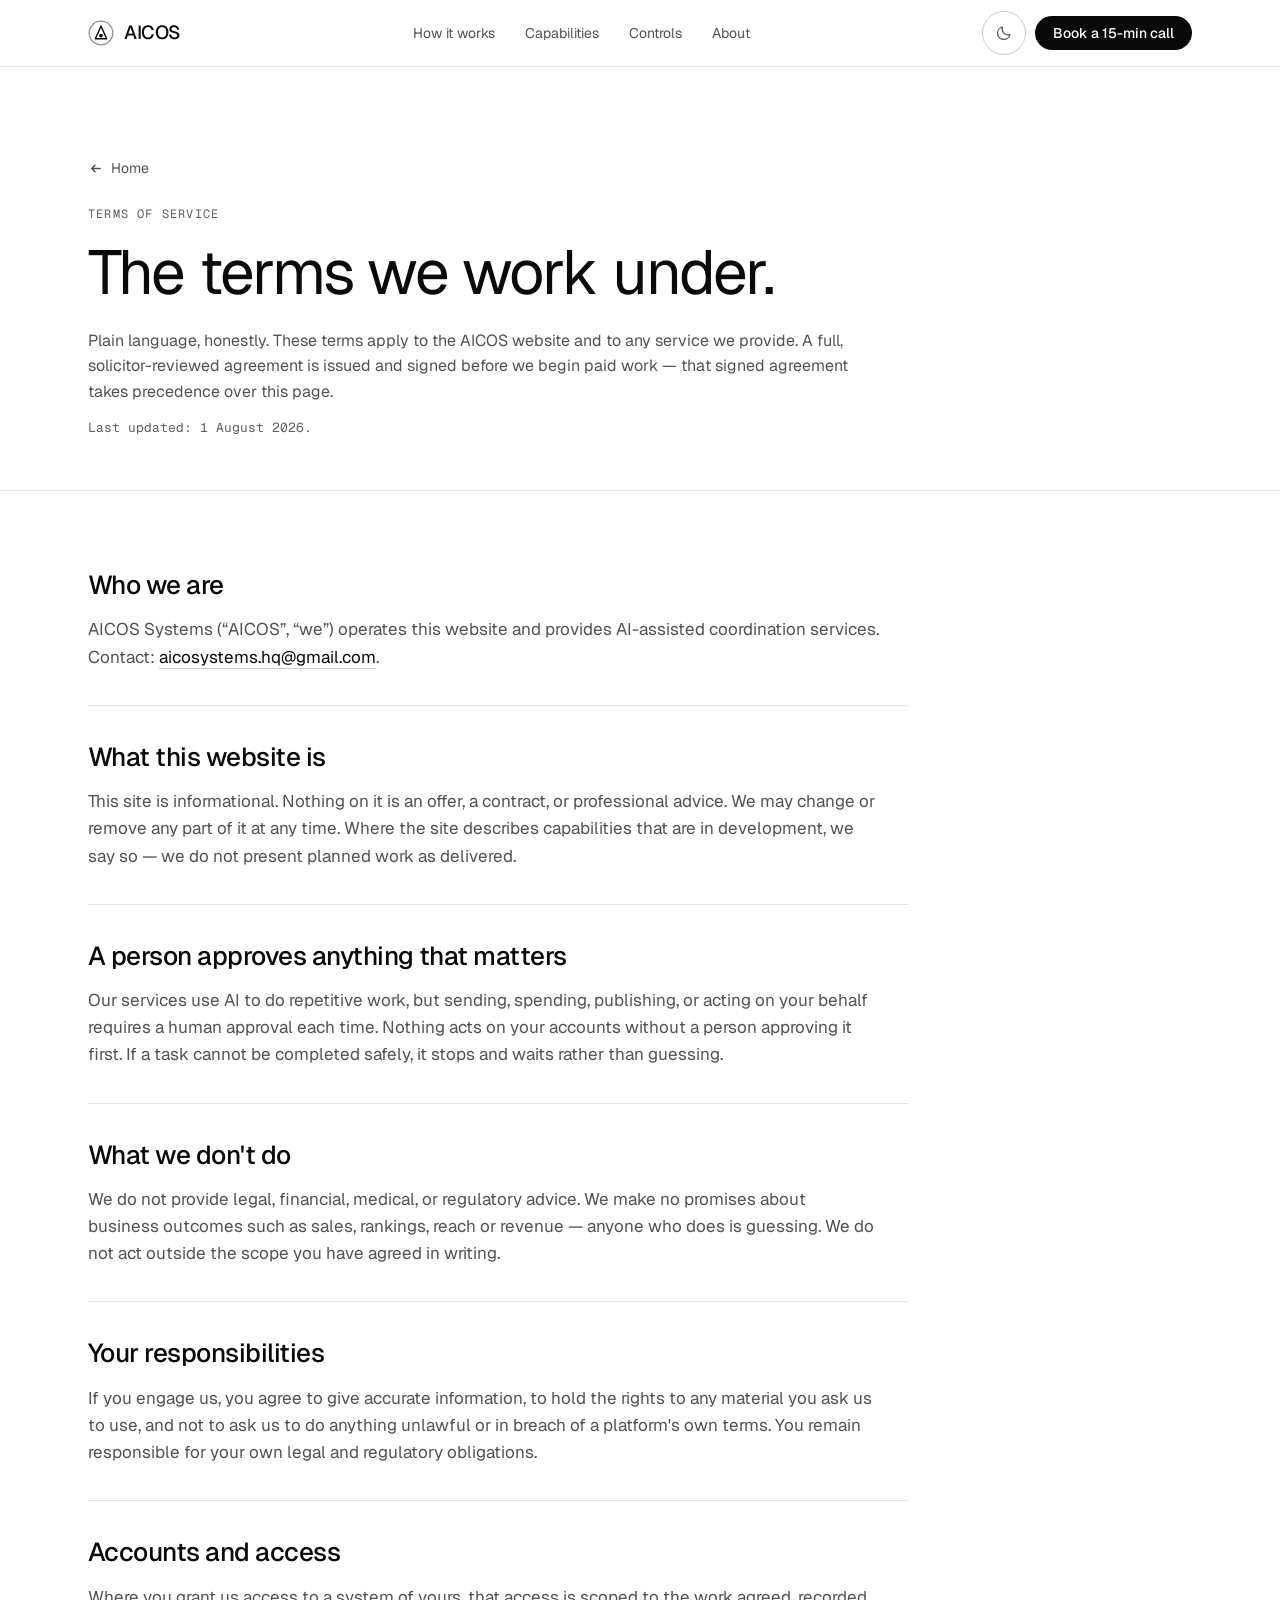
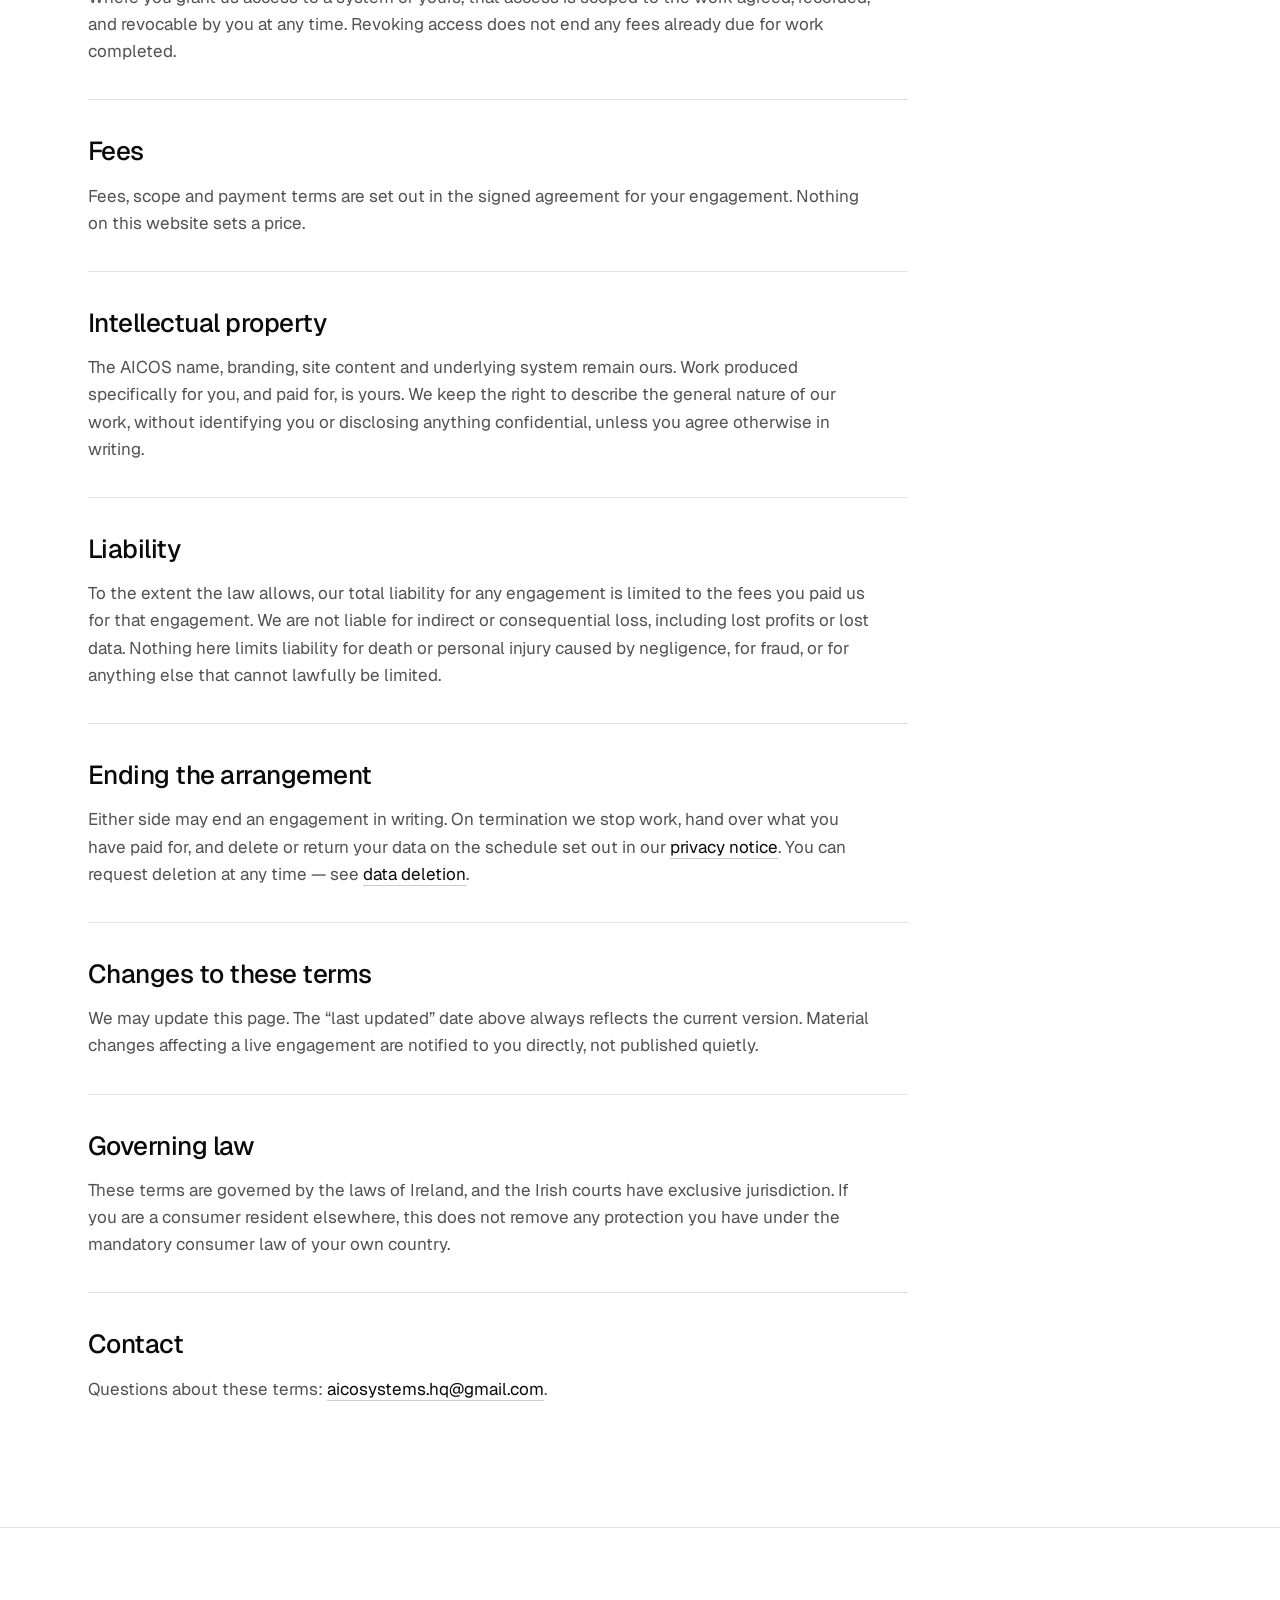
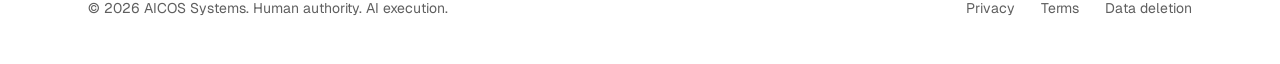
<file: terms.html>
<!doctype html>
<html lang="en-GB">
<head>
<meta charset="utf-8">
<meta name="viewport" content="width=device-width, initial-scale=1">
<title>Terms of service · AICOS</title>
<meta name="description" content="The terms we work under, in plain language.">
<link rel="icon" href="assets/favicon.svg" type="image/svg+xml">
<meta name="theme-color" content="#000000">
<script>try{var t=localStorage.getItem('aicos-theme');if(t)document.documentElement.setAttribute('data-theme',t);}catch(e){}</script>
<link rel="preconnect" href="https://fonts.googleapis.com">
<link rel="preconnect" href="https://fonts.gstatic.com" crossorigin>
<link href="https://fonts.googleapis.com/css2?family=Geist:wght@400;500;600&family=Geist+Mono:wght@400;500&display=swap" rel="stylesheet">
<link rel="stylesheet" href="css/styles.css">
</head>
<body>
<a class="skip" href="#main">Skip to content</a>

<header class="nav">
  <div class="wrap nav-in">
    <a class="brand" href="index.html" aria-label="AICOS home">
      <svg class="glyph" viewBox="0 0 32 32" fill="none" aria-hidden="true">
        <circle cx="16" cy="16" r="14.5" stroke="currentColor" stroke-width="1.6" opacity=".45"/>
        <path d="M16 7.5 23 23H9L16 7.5Z" stroke="currentColor" stroke-width="1.7" stroke-linejoin="round"/>
        <circle cx="16" cy="19.2" r="2.3" fill="currentColor"/>
      </svg>
      <span>AICOS</span>
    </a>
    <nav class="nav-links" aria-label="Primary">
      <a href="index.html#how">How it works</a>
      <a href="index.html#capabilities">Capabilities</a>
      <a href="index.html#controls">Controls</a>
      <a href="index.html#about">About</a>
    </nav>
    <details class="menu">
      <summary aria-label="Open menu">
        <svg width="18" height="18" viewBox="0 0 20 20" fill="none" stroke="currentColor" stroke-width="1.7" stroke-linecap="round" aria-hidden="true"><path d="M3 6h14M3 10h14M3 14h14"/></svg>
      </summary>
      <div class="menu-panel">
        <a href="index.html#how">How it works</a>
        <a href="index.html#capabilities">Capabilities</a>
        <a href="index.html#controls">Controls</a>
        <a href="index.html#about">About</a>
        <a href="privacy.html">Privacy</a>
        <a href="data-deletion.html">Data deletion</a>
        <button class="menu-theme" type="button" data-theme-toggle aria-label="Switch to light theme" aria-pressed="false">
          <span>Appearance</span>
          <span class="icons">
            <svg class="i-sun" width="18" height="18" viewBox="0 0 24 24" fill="none" stroke="currentColor" stroke-width="1.7" stroke-linecap="round" aria-hidden="true"><circle cx="12" cy="12" r="4.2"/><path d="M12 2.6v2.2M12 19.2v2.2M4.2 12H2M22 12h-2.2M5.6 5.6 7.2 7.2M16.8 16.8l1.6 1.6M18.4 5.6 16.8 7.2M7.2 16.8 5.6 18.4"/></svg>
            <svg class="i-moon" width="18" height="18" viewBox="0 0 24 24" fill="none" stroke="currentColor" stroke-width="1.7" stroke-linecap="round" stroke-linejoin="round" aria-hidden="true"><path d="M20 14.2A8.2 8.2 0 0 1 9.8 4a8.4 8.4 0 1 0 10.2 10.2z"/></svg>
          </span>
        </button>
      </div>
    </details>
    <div class="nav-cta">
      <button class="theme-toggle" type="button" data-theme-toggle aria-label="Switch to light theme" aria-pressed="false">
        <svg class="i-sun" width="18" height="18" viewBox="0 0 24 24" fill="none" stroke="currentColor" stroke-width="1.7" stroke-linecap="round" aria-hidden="true"><circle cx="12" cy="12" r="4.2"/><path d="M12 2.6v2.2M12 19.2v2.2M4.2 12H2M22 12h-2.2M5.6 5.6 7.2 7.2M16.8 16.8l1.6 1.6M18.4 5.6 16.8 7.2M7.2 16.8 5.6 18.4"/></svg>
        <svg class="i-moon" width="18" height="18" viewBox="0 0 24 24" fill="none" stroke="currentColor" stroke-width="1.7" stroke-linecap="round" stroke-linejoin="round" aria-hidden="true"><path d="M20 14.2A8.2 8.2 0 0 1 9.8 4a8.4 8.4 0 1 0 10.2 10.2z"/></svg>
      </button>
      <a class="btn btn-primary btn-sm" href="https://calendar.google.com/calendar/appointments/schedules/AcZssZ1_LY69mEna-2HPRTOCkM1k_0xMDIgAQbd6XbwSAVR1G0X9oScIkbwy-SCPXT1odlGmf414M4oB" target="_blank" rel="noopener">Book a 15-min call</a>
    </div>
  </div>
</header>

<main id="main">
  <div class="legal-head">
    <div class="wrap">
      <a class="back" href="index.html">
        <svg width="15" height="15" viewBox="0 0 16 16" fill="none" stroke="currentColor" stroke-width="1.6" stroke-linecap="round" stroke-linejoin="round" aria-hidden="true"><path d="M13 8H4M7.5 4.5 4 8l3.5 3.5"/></svg>
        Home
      </a>
      <p class="legal-kicker">Terms of service</p>
      <h1>The terms we work under.</h1>
      <p class="legal-meta">Plain language, honestly. These terms apply to the AICOS website and to any service we provide. A full, solicitor-reviewed agreement is issued and signed before we begin paid work — that signed agreement takes precedence over this page.</p>
      <p class="legal-meta" style="margin-top:14px;color:var(--fg-3);font-family:var(--mono);font-size:13px">Last updated: 1 August 2026.</p>
    </div>
  </div>

  <div class="legal-body">
    <div class="wrap">
      <section>
        <h2>Who we are</h2>
        <p>AICOS Systems (“AICOS”, “we”) operates this website and provides AI-assisted coordination services. Contact: <a href="mailto:aicosystems.hq@gmail.com">aicosystems.hq@gmail.com</a>.</p>
      </section>
      <section>
        <h2>What this website is</h2>
        <p>This site is informational. Nothing on it is an offer, a contract, or professional advice. We may change or remove any part of it at any time. Where the site describes capabilities that are in development, we say so — we do not present planned work as delivered.</p>
      </section>
      <section>
        <h2>A person approves anything that matters</h2>
        <p>Our services use AI to do repetitive work, but sending, spending, publishing, or acting on your behalf requires a human approval each time. Nothing acts on your accounts without a person approving it first. If a task cannot be completed safely, it stops and waits rather than guessing.</p>
      </section>
      <section>
        <h2>What we don't do</h2>
        <p>We do not provide legal, financial, medical, or regulatory advice. We make no promises about business outcomes such as sales, rankings, reach or revenue — anyone who does is guessing. We do not act outside the scope you have agreed in writing.</p>
      </section>
      <section>
        <h2>Your responsibilities</h2>
        <p>If you engage us, you agree to give accurate information, to hold the rights to any material you ask us to use, and not to ask us to do anything unlawful or in breach of a platform's own terms. You remain responsible for your own legal and regulatory obligations.</p>
      </section>
      <section>
        <h2>Accounts and access</h2>
        <p>Where you grant us access to a system of yours, that access is scoped to the work agreed, recorded, and revocable by you at any time. Revoking access does not end any fees already due for work completed.</p>
      </section>
      <section>
        <h2>Fees</h2>
        <p>Fees, scope and payment terms are set out in the signed agreement for your engagement. Nothing on this website sets a price.</p>
      </section>
      <section>
        <h2>Intellectual property</h2>
        <p>The AICOS name, branding, site content and underlying system remain ours. Work produced specifically for you, and paid for, is yours. We keep the right to describe the general nature of our work, without identifying you or disclosing anything confidential, unless you agree otherwise in writing.</p>
      </section>
      <section>
        <h2>Liability</h2>
        <p>To the extent the law allows, our total liability for any engagement is limited to the fees you paid us for that engagement. We are not liable for indirect or consequential loss, including lost profits or lost data. Nothing here limits liability for death or personal injury caused by negligence, for fraud, or for anything else that cannot lawfully be limited.</p>
      </section>
      <section>
        <h2>Ending the arrangement</h2>
        <p>Either side may end an engagement in writing. On termination we stop work, hand over what you have paid for, and delete or return your data on the schedule set out in our <a href="privacy.html">privacy notice</a>. You can request deletion at any time — see <a href="data-deletion.html">data deletion</a>.</p>
      </section>
      <section>
        <h2>Changes to these terms</h2>
        <p>We may update this page. The “last updated” date above always reflects the current version. Material changes affecting a live engagement are notified to you directly, not published quietly.</p>
      </section>
      <section>
        <h2>Governing law</h2>
        <p>These terms are governed by the laws of Ireland, and the Irish courts have exclusive jurisdiction. If you are a consumer resident elsewhere, this does not remove any protection you have under the mandatory consumer law of your own country.</p>
      </section>
      <section>
        <h2>Contact</h2>
        <p>Questions about these terms: <a href="mailto:aicosystems.hq@gmail.com">aicosystems.hq@gmail.com</a>.</p>
      </section>
    </div>
  </div>
</main>

<footer class="foot">
  <div class="wrap">
    <div class="foot-bottom" style="border-top:none;padding-top:0">
      <span>© <span class="yr">2026</span> AICOS Systems. Human authority. AI execution.</span>
      <nav class="foot-nav" aria-label="Legal">
        <div style="display:flex;gap:26px">
          <a href="privacy.html">Privacy</a>
          <a href="terms.html">Terms</a>
          <a href="data-deletion.html">Data deletion</a>
        </div>
      </nav>
    </div>
  </div>
</footer>
<script>document.querySelectorAll('.yr').forEach(e=>e.textContent=new Date().getFullYear());</script>
<script src="js/theme.js"></script>
</body>
</html>
</file>
<file: css/landing.css>
/* ==========================================================================
   AICOS — full site
   Liquid-metal / instrument language. Inter throughout, Instrument Serif
   italic used once per heading as the accent voice. Two themes, tokenised.
   ========================================================================== */

*, *::before, *::after { box-sizing: border-box; margin: 0; padding: 0; }
a { color: inherit; text-decoration: none; }
button { font-family: inherit; }
img, svg, video { display: block; max-width: 100%; }
ul, ol { list-style: none; }
html { scroll-behavior: smooth; }
@media (prefers-reduced-motion: reduce) { html { scroll-behavior: auto; } }

:root {
  color-scheme: dark;

  --bg: #000000;
  --panel: #0A0A0A;
  --panel-2: #131313;
  --panel-3: #1C1C1C;
  --line: rgba(255, 255, 255, 0.12);
  --line-soft: rgba(255, 255, 255, 0.07);

  --text: #ffffff;
  --muted: #9a9a9a;
  --stat: #d8d8d8;

  --accent: #2563EB;
  --accent-2: #7CB0FF;
  --ok: #3FBF7F;
  --warn: #E0A03F;

  /* liquid metal */
  --pill-bg: linear-gradient(105deg, #050505 0%, #2a2a2a 48%, #4a4a4a 100%);
  --pill-bg-hover: linear-gradient(105deg, #111 0%, #3a3a3a 45%, #6a6a6a 100%);
  --pill-border: rgba(198, 198, 198, 0.55);
  --pill-border-hover: rgba(235, 235, 235, 0.9);
  --pill-text: #f3f3f3;
  --pill-shine: rgba(255, 255, 255, 0.16);

  --solid-bg: linear-gradient(180deg, #ffffff 0%, #e7e7e7 48%, #cfcfcf 100%);
  --solid-bg-hover: linear-gradient(180deg, #fff 0%, #f3f6ff 42%, #d5def2 100%);
  --solid-fg: #111111;
  --solid-border: #ffffff;

  --ghost-bg: linear-gradient(135deg, rgba(255,255,255,0.1), rgba(0,0,0,0.45) 50%, rgba(160,175,200,0.08));
  --ghost-bg-hover: linear-gradient(135deg, rgba(210,225,255,0.18), rgba(0,0,0,0.35) 48%, rgba(180,195,220,0.16));
  --ghost-border: rgba(198, 198, 198, 0.45);

  --badge-bg: linear-gradient(90deg, #7d7d7d 0%, #2a2a2a 52%, #0a0a0a 100%);
  --badge-fg: #f2f2f2;

  --hero-scrim: linear-gradient(180deg, rgba(0,0,0,0.60) 0%, rgba(0,0,0,0.34) 30%, rgba(0,0,0,0.60) 72%, rgba(0,0,0,0.95) 100%);
  --hero-img: url("../assets/photos/hero-dark-1400.jpg");
  --hero-pos: 50% 62%;
  --nav-bg: rgba(0, 0, 0, 0.62);
  --menu-bg: rgba(6, 6, 6, 0.97);
  --grain-blend: overlay;
  --grain-opacity: 0.05;

  --logo: 15.5px;
  --logo-mark: 26px;
  --nav: 14px;
  --nav-h: 40px;
  --btn: 13.5px;
  --btn-h: 40px;
  --hero-btn-h: 42px;
  --h1: 52px;
  --h2: 38px;
  --lede: 15.5px;
  --badge: 12.5px;
  --stat-size: 13.5px;

  --header-y: 22px;
  --header-x: 40px;
  --wrap: 1240px;
  --gut: clamp(20px, 5vw, 48px);
  --sec: clamp(80px, 9vw, 132px);
  --r: 10px;
  --r-lg: 14px;
}

:root[data-theme="light"] {
  color-scheme: light;

  --bg: #ffffff;
  --panel: #F7F7F8;
  --panel-2: #F0F0F2;
  --panel-3: #E6E6E9;
  --line: rgba(0, 0, 0, 0.13);
  --line-soft: rgba(0, 0, 0, 0.08);

  --text: #0A0A0A;
  --muted: #5A5A5A;
  --stat: #3A3A3A;

  --accent: #1D4ED8;
  --accent-2: #1D4ED8;
  --ok: #15803D;
  --warn: #A55A08;

  --pill-bg: linear-gradient(105deg, #ffffff 0%, #ededf0 48%, #d9d9de 100%);
  --pill-bg-hover: linear-gradient(105deg, #ffffff 0%, #f4f6ff 45%, #dfe6f7 100%);
  --pill-border: rgba(0, 0, 0, 0.22);
  --pill-border-hover: rgba(29, 78, 216, 0.55);
  --pill-text: #14141a;
  --pill-shine: rgba(255, 255, 255, 0.9);

  --solid-bg: linear-gradient(180deg, #1b1b1b 0%, #0e0e0e 48%, #000000 100%);
  --solid-bg-hover: linear-gradient(180deg, #2a3550 0%, #16203a 48%, #0b1220 100%);
  --solid-fg: #ffffff;
  --solid-border: #0A0A0A;

  --ghost-bg: linear-gradient(135deg, rgba(0,0,0,0.05), rgba(255,255,255,0.7) 50%, rgba(120,145,190,0.08));
  --ghost-bg-hover: linear-gradient(135deg, rgba(29,78,216,0.10), rgba(255,255,255,0.75) 48%, rgba(120,145,190,0.14));
  --ghost-border: rgba(0, 0, 0, 0.22);

  --badge-bg: linear-gradient(90deg, #d8d8dc 0%, #f2f2f4 52%, #ffffff 100%);
  --badge-fg: #16161a;

  --hero-scrim: linear-gradient(180deg, rgba(255,255,255,0.72) 0%, rgba(255,255,255,0.60) 30%, rgba(255,255,255,0.80) 72%, rgba(255,255,255,0.97) 100%);
  --hero-img: url("../assets/photos/hero-light-1400.jpg");
  --hero-pos: 50% 54%;
  --nav-bg: rgba(255, 255, 255, 0.72);
  --menu-bg: rgba(255, 255, 255, 0.98);
  --grain-blend: multiply;
  --grain-opacity: 0.035;
}

/* hero stills, per theme and width — only the matching url() is fetched */
@media (max-width: 820px){ :root{ --hero-img: url("../assets/photos/hero-dark-800.jpg"); } }
@media (min-width: 1500px){ :root{ --hero-img: url("../assets/photos/hero-dark-2400.jpg"); } }
@media (max-width: 820px){ :root[data-theme="light"]{ --hero-img: url("../assets/photos/hero-light-800.jpg"); } }
@media (min-width: 1500px){ :root[data-theme="light"]{ --hero-img: url("../assets/photos/hero-light-2400.jpg"); } }

body {
  background: var(--bg);
  color: var(--text);
  font-family: "Inter", system-ui, -apple-system, BlinkMacSystemFont, "Segoe UI", sans-serif;
  font-size: 16px;
  line-height: 1.6;
  -webkit-font-smoothing: antialiased;
  -moz-osx-font-smoothing: grayscale;
  text-rendering: optimizeLegibility;
  overflow-x: hidden;
  position: relative;
}
::selection { background: var(--accent); color: #fff; }
:focus-visible { outline: 2px solid var(--accent-2); outline-offset: 3px; border-radius: 4px; }
html { scrollbar-color: var(--panel-3) var(--bg); }
::-webkit-scrollbar { width: 11px; height: 11px; }
::-webkit-scrollbar-track { background: var(--bg); }
::-webkit-scrollbar-thumb { background: var(--panel-3); border-radius: 99px; border: 3px solid var(--bg); }

.wrap { width: 100%; max-width: var(--wrap); margin-inline: auto; padding-inline: var(--gut); }
.skip { position: absolute; left: -9999px; top: 0; z-index: 200; padding: 12px 18px; background: var(--text); color: var(--bg); border-radius: 0 0 8px 0; }
.skip:focus { left: 0; }

/* ── type ─────────────────────────────────────────────────────── */
.h1 { font-size: var(--h1); font-weight: 500; line-height: 1.1; letter-spacing: -0.045em; }
.h2 { font-size: var(--h2); font-weight: 500; line-height: 1.12; letter-spacing: -0.04em; text-wrap: balance; }
.h3 { font-size: 19px; font-weight: 500; line-height: 1.34; letter-spacing: -0.02em; }
em, .serif {
  font-family: "Instrument Serif", "Times New Roman", Times, serif;
  font-style: italic; font-weight: 400; font-size: 1.08em;
  letter-spacing: -0.03em; color: var(--muted);
}
.lede { font-size: var(--lede); line-height: 1.6; letter-spacing: -0.015em; color: var(--muted); text-wrap: pretty; }
.mono { font-variant-numeric: tabular-nums; }

/* ── grain ────────────────────────────────────────────────────── */
.grain {
  position: fixed; inset: 0; z-index: 100; pointer-events: none;
  opacity: var(--grain-opacity); mix-blend-mode: var(--grain-blend);
  background-image: url("data:image/svg+xml,%3Csvg xmlns='http://www.w3.org/2000/svg' width='140' height='140'%3E%3Cfilter id='n'%3E%3CfeTurbulence type='fractalNoise' baseFrequency='0.85' numOctaves='3'/%3E%3C/filter%3E%3Crect width='140' height='140' filter='url(%23n)'/%3E%3C/svg%3E");
}

/* ── header ───────────────────────────────────────────────────── */
.header {
  position: sticky; top: 0; z-index: 50;
  background: var(--nav-bg); backdrop-filter: blur(16px); -webkit-backdrop-filter: blur(16px);
  border-bottom: 1px solid var(--line-soft);
}
.header-in {
  display: grid; grid-template-columns: 1fr auto 1fr; align-items: center;
  padding: var(--header-y) var(--header-x);
}
.logo {
  display: inline-flex; align-items: center; gap: 9px; justify-self: start;
  font-size: var(--logo); font-weight: 600; letter-spacing: -0.03em; color: var(--text);
}
.logo svg { width: var(--logo-mark); height: var(--logo-mark); flex: none; color: var(--text); }

.nav { display: flex; align-items: center; gap: 8px; justify-self: center; }
.nav a {
  position: relative; overflow: hidden;
  display: inline-flex; align-items: center; justify-content: center;
  height: var(--nav-h); padding: 0 16px; border-radius: 7px;
  border: 1px solid var(--pill-border); background: var(--pill-bg);
  color: var(--pill-text); font-size: var(--nav); font-weight: 400;
  letter-spacing: -0.01em; white-space: nowrap;
  transition: background .35s ease, border-color .35s ease, box-shadow .35s ease;
}
.nav a::before {
  content: ""; position: absolute; inset: 0;
  background: linear-gradient(115deg, transparent 30%, var(--pill-shine) 50%, transparent 70%);
  transform: translateX(-120%); transition: transform .6s ease;
}
.nav a:hover::before { transform: translateX(120%); }
.nav a:hover { border-color: var(--pill-border-hover); background: var(--pill-bg-hover); box-shadow: 0 0 18px rgba(120,150,220,0.18); }

.nav-right { display: flex; align-items: center; gap: 9px; justify-self: end; }
.nav a.nav-cta-mobile { display: none; }

/* ── theme toggle ─────────────────────────────────────────────── */
.theme-toggle {
  width: 40px; height: 40px; flex: none; border-radius: 7px;
  border: 1px solid var(--pill-border); background: var(--pill-bg);
  color: var(--pill-text); display: grid; place-items: center; cursor: pointer; padding: 0;
  transition: border-color .3s ease, background .3s ease;
}
.theme-toggle:hover { border-color: var(--pill-border-hover); background: var(--pill-bg-hover); }
.theme-toggle svg { grid-area: 1/1; transition: opacity .25s ease, transform .35s cubic-bezier(.16,1,.3,1); }
.theme-toggle .i-moon { opacity: 0; transform: rotate(-70deg) scale(.5); }
:root[data-theme="light"] .theme-toggle .i-sun { opacity: 0; transform: rotate(70deg) scale(.5); }
:root[data-theme="light"] .theme-toggle .i-moon { opacity: 1; transform: none; }

/* ── buttons ──────────────────────────────────────────────────── */
.btn {
  position: relative; isolation: isolate; overflow: hidden;
  display: inline-flex; align-items: center; justify-content: center; gap: 8px;
  height: var(--btn-h); padding: 0 16px; border-radius: 6px;
  font-size: var(--btn); font-weight: 500; letter-spacing: -0.02em; line-height: 1;
  white-space: nowrap; cursor: pointer;
  transition: background .35s ease, border-color .35s ease, box-shadow .35s ease, color .35s ease;
}
.btn::after {
  content: ""; position: absolute; inset: 0; z-index: -1;
  background: linear-gradient(115deg, transparent 20%, rgba(255,255,255,0.45) 48%, transparent 76%);
  transform: translateX(-130%); transition: transform .65s ease;
}
.btn:hover::after { transform: translateX(130%); }
.btn-solid { background: var(--solid-bg); color: var(--solid-fg); border: 1px solid var(--solid-border); box-shadow: inset 0 1px 0 rgba(255,255,255,0.4); }
.btn-solid:hover { background: var(--solid-bg-hover); box-shadow: inset 0 1px 0 rgba(255,255,255,0.5), 0 0 22px rgba(120,150,220,0.32); }
.btn-ghost { background: var(--ghost-bg); color: var(--text); border: 1px solid var(--ghost-border); box-shadow: inset 0 1px 0 rgba(255,255,255,0.12); }
.btn-ghost:hover { background: var(--ghost-bg-hover); border-color: var(--pill-border-hover); box-shadow: inset 0 1px 0 rgba(255,255,255,0.2), 0 0 20px rgba(120,150,220,0.22); }
.hero-actions .btn { height: var(--hero-btn-h); padding: 0 18px; }
.hero-actions .btn-ghost { backdrop-filter: blur(16px); -webkit-backdrop-filter: blur(16px); }

/* ── burger ───────────────────────────────────────────────────── */
.burger {
  display: none; place-items: center; gap: 5px;
  width: 42px; height: 42px; border-radius: 7px;
  border: 1px solid var(--pill-border); background: var(--pill-bg); cursor: pointer; z-index: 60;
}
.burger span { display: block; width: 16px; height: 1.5px; background: var(--pill-text); border-radius: 1px; transition: transform .25s ease, opacity .2s ease; }
body.menu-open .burger span:nth-child(1) { transform: translateY(6.5px) rotate(45deg); }
body.menu-open .burger span:nth-child(2) { opacity: 0; }
body.menu-open .burger span:nth-child(3) { transform: translateY(-6.5px) rotate(-45deg); }
.menu-backdrop {
  display: none; position: fixed; inset: 0; z-index: 40; background: rgba(8,8,8,0.42);
  opacity: 0; visibility: hidden;
  transition: opacity .28s ease, visibility .28s ease, backdrop-filter .28s ease;
}

/* ── hero ─────────────────────────────────────────────────────── */
.hero { position: relative; min-height: 92vh; min-height: 92dvh; display: flex; align-items: flex-end; justify-content: center; padding: 40px 24px 64px; overflow: hidden; }
.hero-media {
  position: absolute; inset: 0; z-index: 0;
  background-image: var(--hero-img); background-size: cover;
  background-position: var(--hero-pos); background-repeat: no-repeat;
}
.hero-media video {
  width: 100%; height: 100%; object-fit: cover;
  pointer-events: none;              /* decorative: never interactive */
  background: transparent;
  opacity: 0; transition: opacity .9s ease;
}
.hero-media video.is-playing { opacity: 1; }
/* WebKit paints a start-playback button over a poster until autoplay begins
   (iOS especially). This is a background, so suppress all media chrome. */
.hero-media video::-webkit-media-controls,
.hero-media video::-webkit-media-controls-panel,
.hero-media video::-webkit-media-controls-play-button,
.hero-media video::-webkit-media-controls-overlay-play-button,
.hero-media video::-webkit-media-controls-start-playback-button {
  display: none !important;
  -webkit-appearance: none !important;
  opacity: 0 !important;
}
.hero-media::after { content: ""; position: absolute; inset: 0; background: var(--hero-scrim); }
.hero-copy { position: relative; z-index: 1; display: flex; flex-direction: column; align-items: center; text-align: center; max-width: 900px; width: 100%; }

.badge {
  display: inline-flex; align-items: center; gap: 8px;
  margin-bottom: 22px; padding: 9px 15px; border: 0; border-radius: 5px;
  background: var(--badge-bg); color: var(--badge-fg);
  font-size: var(--badge); font-weight: 400; letter-spacing: -0.01em;
}
.badge-star { flex: none; filter: drop-shadow(0 0 3px rgba(255,255,255,0.45)); color: currentColor; }
.hero h1 { display: flex; flex-direction: column; align-items: center; }
.headline-line { display: block; overflow: hidden; padding: 0.06em 0.15em 0.14em; }
.hero .lede { max-width: 500px; margin-top: 18px; }
.hero-actions { display: flex; flex-wrap: wrap; justify-content: center; gap: 10px; margin-top: 26px; }
.hero-assure { display: flex; flex-wrap: wrap; justify-content: center; gap: 14px 34px; margin-top: 40px; color: var(--stat); font-size: var(--stat-size); letter-spacing: -0.015em; }
.hero-assure li { display: inline-flex; align-items: center; gap: 12px; }
.hero-assure svg { flex: none; color: var(--stat); }

/* ── sections ─────────────────────────────────────────────────── */
.section { padding: var(--sec) 0; border-top: 1px solid var(--line-soft); }
.section-head { max-width: 720px; margin-bottom: clamp(38px, 4.6vw, 60px); }
.section-head .lede { margin-top: 18px; }

/* problem */
.pains { border-top: 1px solid var(--line-soft); max-width: 880px; }
.pains li { padding: 22px 0; border-bottom: 1px solid var(--line-soft); color: var(--muted); font-size: clamp(16px, 1.4vw, 18px); }
.turn { margin-top: clamp(34px, 4vw, 52px); font-size: clamp(20px, 2.3vw, 27px); line-height: 1.32; letter-spacing: -0.03em; max-width: 24ch; }

/* loop */
.flow { position: relative; height: 54px; margin-bottom: 22px; }
.flow-track { position: absolute; left: 12.5%; right: 12.5%; top: 50%; height: 2px; transform: translateY(-50%); background: var(--line); border-radius: 2px; }
.flow-fill { position: absolute; inset: 0 auto 0 0; width: 100%; transform-origin: left center; transform: scaleX(0); background: var(--accent); border-radius: 2px; }
.flow-dot { position: absolute; top: 50%; left: 0; width: 11px; height: 11px; margin: -5.5px 0 0 -5.5px; border-radius: 50%; background: var(--accent); opacity: 0; box-shadow: 0 0 0 5px color-mix(in srgb, var(--accent) 22%, transparent); }
.flow.js-on .flow-dot { opacity: 1; }
.flow-nodes { position: absolute; inset: 0; display: grid; grid-template-columns: repeat(4,1fr); align-items: center; }
.fnode { justify-self: center; width: 13px; height: 13px; border-radius: 50%; background: var(--bg); border: 2px solid var(--line); position: relative; }
.fnode.done { border-color: var(--accent); background: var(--accent); }
.fnode.gate.holding { border-color: var(--accent); box-shadow: 0 0 0 0 color-mix(in srgb, var(--accent) 55%, transparent); animation: gatePulse 1.2s ease-out infinite; }
@keyframes gatePulse { to { box-shadow: 0 0 0 14px transparent; } }
.flow-gate-label { position: absolute; top: calc(50% + 15px); left: 62.5%; transform: translateX(-50%); font-size: 12px; color: var(--accent-2); white-space: nowrap; opacity: 0; transition: opacity .3s ease; }
.flow-gate-label.on { opacity: 1; }

.loop { display: grid; grid-template-columns: repeat(4,1fr); gap: 1px; background: var(--line-soft); border: 1px solid var(--line-soft); border-radius: var(--r-lg); overflow: hidden; }
.loop li { background: var(--bg); padding: clamp(20px,2.3vw,28px); display: flex; flex-direction: column; gap: 10px; }
.loop .n { font-size: 12px; color: var(--accent-2); font-variant-numeric: tabular-nums; }
.loop p { font-size: 15px; color: var(--muted); }

/* glass panel */
.panel {
  background: linear-gradient(160deg, var(--panel-2), var(--panel));
  border: 1px solid var(--line); border-radius: var(--r-lg);
}

/* example */
.example { margin-top: clamp(34px,4vw,54px); display: grid; grid-template-columns: 1.1fr .9fr; gap: 1px; background: var(--line-soft); border: 1px solid var(--line); border-radius: var(--r-lg); overflow: hidden; }
.example > div { background: var(--bg); padding: clamp(22px,2.8vw,32px); }
.ex-head { display: flex; align-items: center; justify-content: space-between; gap: 14px; margin-bottom: 18px; flex-wrap: wrap; }
.steps li { display: flex; gap: 13px; align-items: flex-start; padding: 12px 0; border-bottom: 1px solid var(--line-soft); }
.steps li:last-child { border-bottom: none; }
.steps .ic { flex: none; margin-top: 2px; color: var(--ok); }
.steps .ic.pending { color: var(--accent-2); }
.steps strong { display: block; font-weight: 500; font-size: 15px; }
.steps span { display: block; font-size: 14px; color: var(--muted); margin-top: 2px; }
.meter dt { font-size: 12px; letter-spacing: 0.06em; text-transform: uppercase; color: var(--muted); margin-bottom: 9px; }
.meter dd { margin: 0 0 20px; }
.bar { height: 6px; border-radius: 99px; background: var(--panel-3); overflow: hidden; }
.bar i { display: block; height: 100%; border-radius: 99px; background: var(--accent); transform-origin: left center; transition: transform 1.1s cubic-bezier(.16,1,.3,1); }
.bar-lab { display: flex; justify-content: space-between; font-size: 12px; color: var(--muted); margin-top: 8px; font-variant-numeric: tabular-nums; }

/* status pills */
.status { display: inline-flex; align-items: center; gap: 7px; font-size: 11.5px; letter-spacing: 0.07em; text-transform: uppercase; padding: 5px 10px; border-radius: 99px; border: 1px solid var(--line); color: var(--muted); }
.status .dot { width: 6px; height: 6px; border-radius: 50%; background: currentColor; flex: none; }
.status.live { color: var(--ok); border-color: color-mix(in srgb, var(--ok) 40%, transparent); }
.status.beta { color: var(--warn); border-color: color-mix(in srgb, var(--warn) 40%, transparent); }
.status.demo { color: var(--accent-2); border-color: color-mix(in srgb, var(--accent-2) 45%, transparent); }

/* bento */
.bento { display: grid; grid-template-columns: repeat(3,1fr); gap: 14px; }
.tile { padding: clamp(22px,2.4vw,28px); display: flex; flex-direction: column; gap: 11px; transition: border-color .3s ease, transform .3s ease; }
.tile:hover { border-color: var(--pill-border); transform: translateY(-2px); }
.tile.wide { grid-column: span 2; }
.tile .ic { color: var(--muted); margin-bottom: 4px; }
.tile p { font-size: 15px; color: var(--muted); }
.tile-head { display: flex; align-items: center; gap: 11px; flex-wrap: wrap; }

/* services */
.services { display: grid; grid-template-columns: repeat(3,1fr); gap: 14px; }
.svc { padding: clamp(24px,2.7vw,32px); display: flex; flex-direction: column; gap: 13px; }
.svc p { font-size: 15px; color: var(--muted); }

/* controls */
.controls { display: grid; grid-template-columns: repeat(2,1fr); gap: 0 clamp(30px,5vw,70px); }
.controls li { padding: 26px 0; border-top: 1px solid var(--line-soft); display: flex; gap: 16px; align-items: flex-start; }
.controls .ic { flex: none; color: var(--accent-2); margin-top: 3px; }
.controls p { font-size: 15px; color: var(--muted); margin-top: 7px; }

/* photo band */
.photo-band { position: relative; overflow: hidden; border-radius: var(--r-lg); isolation: isolate; background: #050505; border: 1px solid var(--line); display: grid; align-items: center; min-height: clamp(300px,36vw,420px); }
.photo-band img { position: absolute; inset: 0; width: 100%; height: 100%; object-fit: cover; object-position: 58% 50%; z-index: 0; }
.photo-band::after { content: ""; position: absolute; inset: 0; z-index: 1; background: linear-gradient(90deg, rgba(4,4,4,0.93) 0%, rgba(4,4,4,0.74) 48%, rgba(4,4,4,0.22) 100%); }
.photo-band .band-in { position: relative; z-index: 2; padding: clamp(28px,4vw,54px); max-width: 640px; color: #fff; }
.photo-band .band-in h2, .photo-band .band-in em { color: #fff; }
.photo-band .band-in em { color: rgba(255,255,255,0.72); }
.photo-band .band-in p { color: rgba(255,255,255,0.80); margin-top: 18px; font-size: clamp(15px,1.4vw,17px); }
.band-link { display: inline-flex; align-items: center; gap: 8px; color: #fff; margin-top: 20px; border-bottom: 1px solid rgba(255,255,255,0.35); padding-bottom: 3px; }
.band-link:hover { border-bottom-color: #fff; }
.band-about { min-height: clamp(260px,30vw,360px); }
.band-about::after { background: linear-gradient(180deg, rgba(4,4,4,0.30) 0%, rgba(4,4,4,0.12) 45%, rgba(4,4,4,0.46) 100%); }
.band-about img { object-position: 38% 46%; }
@media (max-width: 760px) { .photo-band::after { background: linear-gradient(180deg, rgba(4,4,4,0.80) 0%, rgba(4,4,4,0.92) 60%, rgba(4,4,4,0.96) 100%); } }

/* proof */
.proof { border-top: 1px solid var(--line-soft); }
.proof li { display: grid; grid-template-columns: minmax(150px,.85fr) 2fr auto; gap: clamp(16px,3vw,40px); align-items: center; padding: 26px 0; border-bottom: 1px solid var(--line-soft); }
.proof h3 { font-size: 18px; font-weight: 500; letter-spacing: -0.02em; }
.proof p { font-size: 15px; color: var(--muted); }
.proof li.reserved { opacity: .62; }

/* about */
.about { display: grid; grid-template-columns: 1fr 1fr; gap: clamp(28px,5vw,66px); align-items: start; margin-top: clamp(34px,4vw,52px); }
.about p + p { margin-top: 18px; }

/* close */
.close { padding: clamp(88px,10vw,150px) 0; text-align: center; border-top: 1px solid var(--line-soft); }
.close .lede { margin: 18px auto 0; max-width: 46ch; }
.close .hero-actions { margin-top: 30px; }

/* footer */
.foot { border-top: 1px solid var(--line-soft); padding: clamp(44px,5vw,66px) 0 40px; font-size: 14px; color: var(--muted); }
.foot-top { display: flex; gap: 30px; justify-content: space-between; flex-wrap: wrap; margin-bottom: 36px; }
.foot-nav { display: flex; gap: clamp(28px,5vw,70px); flex-wrap: wrap; }
.foot-nav h3 { font-size: 12px; font-weight: 500; letter-spacing: 0.09em; text-transform: uppercase; color: var(--text); margin-bottom: 13px; }
.foot-nav a { display: block; padding: 5px 0; color: var(--muted); }
.foot-nav a:hover { color: var(--text); }
.foot-bottom { display: flex; gap: 18px; justify-content: space-between; align-items: center; flex-wrap: wrap; padding-top: 24px; border-top: 1px solid var(--line-soft); }
.socials { display: flex; gap: 8px; }
.socials a { width: 38px; height: 38px; border-radius: 7px; border: 1px solid var(--line); display: grid; place-items: center; color: var(--muted); transition: color .25s ease, border-color .25s ease; }
.socials a:hover { color: var(--text); border-color: var(--pill-border); }


/* ── mobile menu (own overlay, a direct child of <body>) ───────
   It must NOT live inside .header: that element has backdrop-filter,
   which makes it the containing block for position:fixed descendants
   and collapsed every link to 2px tall. ─────────────────────── */
.mmenu {
  position: fixed; inset: 0; z-index: 60;
  display: none; flex-direction: column;
  background: var(--menu-bg);
  backdrop-filter: blur(28px); -webkit-backdrop-filter: blur(28px);
  padding: max(16px, env(safe-area-inset-top)) var(--gut) max(22px, env(safe-area-inset-bottom));
  opacity: 0; visibility: hidden; transform: translateY(-10px);
  transition: opacity .3s ease, visibility .3s ease, transform .38s cubic-bezier(.16,1,.3,1);
}
body.menu-open .mmenu { opacity: 1; visibility: visible; transform: none; }
.mmenu-top { display: flex; align-items: center; justify-content: space-between; gap: 12px; height: 46px; flex: none; }
.mmenu-links { flex: 1 1 auto; overflow-y: auto; margin-top: 20px; min-height: 0; }
.mmenu-links a {
  display: flex; align-items: center; justify-content: space-between; gap: 16px;
  padding: 18px 2px; border-bottom: 1px solid var(--line-soft);
  font-size: 23px; font-weight: 500; letter-spacing: -0.035em; color: var(--text);
}
.mmenu-links a .idx { font-size: 11px; letter-spacing: .1em; color: var(--muted); font-weight: 400; }
.mmenu-links a:active { opacity: .6; }
.mmenu-foot { flex: none; padding-top: 18px; display: flex; flex-direction: column; gap: 10px; }
.mmenu-foot .btn { width: 100%; height: 52px; font-size: 15px; }
.mmenu-meta { display: flex; align-items: center; justify-content: space-between; padding-top: 10px; font-size: 12.5px; color: var(--muted); }
@media (max-width: 900px) { .mmenu { display: flex; } }

/* ── reveal ───────────────────────────────────────────────────── */
.reveal-ready .reveal { opacity: 0; transform: translateY(18px); }
.reveal-ready .reveal.in { opacity: 1; transform: none; transition: opacity .75s cubic-bezier(.16,1,.3,1), transform .75s cubic-bezier(.16,1,.3,1); }

/* ── entrance ─────────────────────────────────────────────────── */
.appear { opacity: 1; animation-duration: 1.05s; animation-fill-mode: both; animation-timing-function: cubic-bezier(.16,1,.3,1); animation-delay: var(--d, .08s); }
.appear--scale { animation-name: in-scale; }
.appear--soft { animation-name: in-soft; }
.appear--mask { animation-name: in-mask; }
.appear--pop { animation-name: in-pop; }
.appear--btn { animation-name: in-btn; }
.appear--side { animation-name: in-side; }
.appear--stat { animation-name: in-stat; }
.lede.appear { animation-duration: 1.25s; }
.is-in { animation: none; opacity: 1; transform: none; clip-path: none; filter: none; }
@keyframes in-scale { from { opacity:0; transform:scale(.84);} to { opacity:1; transform:scale(1);} }
@keyframes in-soft { from { opacity:0; transform:translateY(14px);} to { opacity:1; transform:translateY(0);} }
@keyframes in-mask { from { opacity:0; transform:translateY(40%);} to { opacity:1; transform:translateY(0);} }
@keyframes in-pop { 0%{opacity:0;transform:scale(.9);} 70%{opacity:1;transform:scale(1.03);} 100%{opacity:1;transform:scale(1);} }
@keyframes in-btn { from { opacity:0; transform:translateY(18px) scale(.94);} to { opacity:1; transform:translateY(0) scale(1);} }
@keyframes in-side { from { opacity:0; transform:translateX(22px);} to { opacity:1; transform:translateX(0);} }
@keyframes in-stat { from { opacity:0; transform:translateY(20px);} to { opacity:1; transform:translateY(0);} }
.badge-star { animation: in-star .9s cubic-bezier(.16,1,.3,1) .28s both; }
@keyframes in-star { 0%{opacity:0;transform:scale(.2) rotate(-50deg);} 65%{opacity:1;transform:scale(1.2) rotate(8deg);} 100%{opacity:1;transform:scale(1) rotate(0);} }
.hero h1 em { animation: in-em 1.2s cubic-bezier(.16,1,.3,1) .72s both; }
@keyframes in-em { from { opacity:.35; filter:blur(4px);} to { opacity:1; filter:blur(0);} }

.theme-ready body, .theme-ready .panel, .theme-ready .header { transition: background-color .3s ease, border-color .3s ease, color .3s ease; }

@media (prefers-reduced-motion: reduce) {
  *, *::before, *::after { transition: none !important; animation: none !important; }
  .appear, .hero h1 em, .badge-star { opacity: 1 !important; transform: none !important; filter: none !important; }
  .reveal-ready .reveal { opacity: 1 !important; transform: none !important; }
  .bar i { transform: none !important; }
}

/* ── responsive ───────────────────────────────────────────────── */
@media (min-width: 1600px) {
  :root { --logo:17px; --logo-mark:24px; --nav:15px; --nav-h:44px; --btn:15px; --btn-h:44px; --hero-btn-h:48px; --h1:68px; --h2:46px; --lede:18px; --badge:13.5px; --stat-size:15px; --header-y:26px; --header-x:64px; --wrap:1360px; }
}
@media (min-width: 1920px) {
  :root { --h1:80px; --h2:52px; --lede:19px; --header-x:80px; --wrap:1440px; }
}
@media (max-width: 1279px) {
  :root { --h1:44px; --h2:34px; --header-x:28px; }
  .nav a { padding: 0 13px; }
  .nav { gap: 6px; }
}
@media (max-width: 1080px) {
  .bento, .services { grid-template-columns: repeat(2,1fr); }
  .tile.wide { grid-column: span 2; }
  .example, .about { grid-template-columns: 1fr; }
  .loop { grid-template-columns: repeat(2,1fr); }
}
@media (max-width: 900px) {
  :root { --h1:36px; --h2:30px; --lede:16px; --btn-h:46px; --hero-btn-h:48px; --header-x:18px; }
  .nav-desktop-only { display: none; }
  .burger { display: grid; }
  .menu-backdrop { display: block; }
  body.menu-open .menu-backdrop { opacity: 1; visibility: visible; backdrop-filter: blur(24px); -webkit-backdrop-filter: blur(24px); }
  body.menu-open { overflow: hidden; }
  .nav { display: none; }
  .header-in { grid-template-columns: 1fr auto auto; gap: 8px; }
  .logo, .nav-right, .burger { z-index: 80; }
  .hero { min-height: auto; padding: 56px 20px 56px; }
  .hero-assure { flex-direction: column; align-items: flex-start; width: fit-content; margin-inline: auto; gap: 12px; }
  .bento, .services, .controls, .loop { grid-template-columns: 1fr; }
  .tile.wide { grid-column: span 1; }
  .proof li { grid-template-columns: 1fr; gap: 10px; }
  .foot-top { flex-direction: column; }
}
@media (max-width: 560px) {
  :root { --h1:33px; }
  .hero-actions { flex-direction: column; width: 100%; }
  .hero-actions .btn { width: 100%; }
}

/* ==========================================================================
   Product board — reconstruction of the AICOS Jarvis Command Centre.
   Built in DOM so it themes, stays crisp at any density, and can animate.
   Every mission reference, state and "Unavailable" field is real product data.
   ========================================================================== */
.board {
  margin-top: clamp(34px, 4vw, 54px);
  border: 1px solid var(--line); border-radius: var(--r-lg);
  background: linear-gradient(160deg, var(--panel-2), var(--panel));
  overflow: hidden;
  display: grid; grid-template-columns: 176px 1fr;
}
.board-rail { border-right: 1px solid var(--line-soft); padding: 18px 0; background: color-mix(in srgb, var(--panel) 60%, var(--bg)); }
.rail-brand { display: flex; align-items: center; gap: 9px; padding: 0 16px 18px; }
.rail-brand .dot { width: 20px; height: 20px; border-radius: 50%; border: 2px solid var(--accent-2); display: grid; place-items: center; flex: none; }
.rail-brand .dot i { width: 7px; height: 7px; border-radius: 50%; background: var(--accent-2); display: block; }
.rail-brand b { font-size: 14px; font-weight: 600; letter-spacing: -0.02em; display: block; line-height: 1.2; }
.rail-brand span { font-size: 8.5px; letter-spacing: 0.11em; text-transform: uppercase; color: var(--muted); }
.rail-group { font-size: 9px; letter-spacing: 0.13em; text-transform: uppercase; color: var(--muted); padding: 14px 16px 7px; }
.rail-item { display: flex; align-items: center; gap: 10px; padding: 7px 16px; font-size: 12.5px; color: var(--muted); }
.rail-item i { width: 13px; height: 13px; border-radius: 3px; border: 1.2px solid currentColor; flex: none; opacity: .7; }
.rail-item.on { color: var(--text); background: color-mix(in srgb, var(--accent) 22%, transparent); border-left: 2px solid var(--accent-2); padding-left: 14px; }
.rail-foot { margin: 18px 12px 0; padding: 11px; border: 1px solid var(--line-soft); border-radius: 8px; }
.rail-foot .who { display: flex; align-items: center; gap: 9px; }
.rail-foot .av { width: 24px; height: 24px; border-radius: 50%; background: var(--panel-3); display: grid; place-items: center; font-size: 10px; color: var(--muted); flex: none; }
.rail-foot b { font-size: 12.5px; font-weight: 500; display: block; line-height: 1.25; }
.rail-foot small { font-size: 10px; color: var(--muted); }
.rail-foot .ready { margin-left: auto; font-size: 9px; padding: 2px 6px; border-radius: 4px; border: 1px solid var(--line); color: var(--muted); }
.rail-kv { display: grid; grid-template-columns: 1fr 1fr; gap: 4px 8px; margin-top: 10px; font-size: 9px; color: var(--muted); }

.board-main { min-width: 0; display: flex; flex-direction: column; }
.board-head { display: flex; align-items: flex-start; justify-content: space-between; gap: 16px; padding: 20px 20px 14px; flex-wrap: wrap; }
.board-eyebrow { font-size: 9.5px; letter-spacing: 0.14em; text-transform: uppercase; color: var(--muted); }
.board-head h3 { font-size: clamp(22px, 2.4vw, 30px); font-weight: 500; letter-spacing: -0.035em; line-height: 1.1; margin-top: 2px; }
.board-head p { font-size: 12.5px; color: var(--muted); max-width: 62ch; margin-top: 6px; }
.live-chip { border: 1px solid var(--line); border-radius: 8px; padding: 8px 12px; font-size: 10.5px; color: var(--muted); flex: none; }
.live-chip b { display: block; font-size: 11.5px; font-weight: 500; color: var(--text); }

.board-grid { display: grid; grid-template-columns: 1fr 262px; gap: 12px; padding: 0 20px 20px; min-width: 0; }
.lanes-wrap { border: 1px solid var(--line-soft); border-radius: 10px; overflow: hidden; min-width: 0; }
.lanes-bar { display: flex; align-items: center; justify-content: space-between; padding: 9px 12px; border-bottom: 1px solid var(--line-soft); font-size: 10px; letter-spacing: 0.12em; text-transform: uppercase; color: var(--accent-2); }
.lanes-bar span { color: var(--muted); letter-spacing: 0.04em; text-transform: none; font-size: 10.5px; display: inline-flex; align-items: center; gap: 6px; }
.lanes-bar span::before { content: ""; width: 5px; height: 5px; border-radius: 50%; background: var(--ok); }
.lanes { display: grid; grid-template-columns: repeat(5, minmax(0, 1fr)); gap: 1px; background: var(--line-soft); overflow-x: auto; scrollbar-width: thin; }
.lane { background: var(--bg); padding: 11px 9px 14px; min-width: 0; }
.lane-head { display: flex; align-items: baseline; justify-content: space-between; gap: 6px; margin-bottom: 10px; min-width: 0; flex-wrap: wrap; }
.lane-head b { font-size: 12px; font-weight: 500; }
.lane-head small { font-size: 9.5px; color: var(--muted); }
.lane-empty { font-size: 10.5px; color: var(--muted); line-height: 1.45; }

.mcard { border: 1px solid var(--line-soft); border-left: 2px solid var(--accent-2); border-radius: 6px; padding: 9px; margin-bottom: 8px; background: color-mix(in srgb, var(--panel-2) 70%, var(--bg)); }
.mcard:last-child { margin-bottom: 0; }
.mcard b { font-size: 11.5px; font-weight: 600; color: var(--accent-2); letter-spacing: 0.01em; }
.mcard p { font-size: 10.5px; color: var(--text); line-height: 1.35; margin: 4px 0 7px; overflow-wrap: anywhere; }
.mrow { display: flex; justify-content: space-between; gap: 6px; font-size: 9.5px; line-height: 1.5; min-width: 0; }
.mrow span, .mrow em { overflow-wrap: anywhere; }
.mrow span { color: var(--muted); }
.mrow em { font-style: normal; font-family: inherit; font-size: 9.5px; color: var(--text); letter-spacing: 0; }
.mcard.st-cancelled { border-left-color: var(--warn); }
.mcard.st-archived { border-left-color: var(--muted); }
.mcard.st-done { border-left-color: var(--ok); }
.mcard.st-paused { border-left-color: var(--warn); }

.inspector { border: 1px solid var(--line-soft); border-radius: 10px; padding: 13px; min-width: 0; }
.insp-bar { display: flex; align-items: center; justify-content: space-between; margin-bottom: 12px; font-size: 10px; letter-spacing: 0.12em; text-transform: uppercase; color: var(--accent-2); }
.insp-bar span { color: var(--muted); letter-spacing: 0.04em; text-transform: none; font-size: 10.5px; }
.insp-kv { display: grid; grid-template-columns: 1fr; gap: 0; }
.insp-kv div { display: grid; grid-template-columns: 96px 1fr; gap: 10px; padding: 7px 0; border-bottom: 1px solid var(--line-soft); font-size: 10.5px; }
.insp-kv dt { color: var(--muted); }
.insp-kv dd { color: var(--text); }
.insp-note { margin-top: 12px; padding: 10px; border-radius: 6px; border: 1px solid color-mix(in srgb, var(--warn) 40%, transparent); background: color-mix(in srgb, var(--warn) 10%, transparent); font-size: 10px; line-height: 1.45; color: var(--muted); }
.insp-btn { margin-top: 12px; width: 100%; height: 32px; font-size: 11px; }

@media (max-width: 1200px) {
  .board { grid-template-columns: 1fr; }
  .board-rail { display: none; }
}
@media (max-width: 980px) {
  .board-grid { grid-template-columns: 1fr; }
}
/* Phones: the board stops being a side-scrolling kanban and becomes a
   stacked list of the same lanes. Nothing is hidden, nothing scrolls sideways. */
@media (max-width: 900px) {
  /* the panel keeps its own height and scrolls internally, exactly as the real
     board does — so the mockup fits the screen instead of running for 2,300px */
  .lanes {
    grid-template-columns: 1fr; overflow-x: visible;
    max-height: 56vh; overflow-y: auto; -webkit-overflow-scrolling: touch;
    overscroll-behavior: contain;
  }
  .lanes-wrap { position: relative; }
  .lanes-wrap::after {
    content: ""; position: absolute; left: 1px; right: 1px; bottom: 1px; height: 44px;
    pointer-events: none; border-radius: 0 0 9px 9px;
    background: linear-gradient(180deg, transparent, var(--bg) 92%);
  }
  .lane { min-width: 0; padding: 13px 14px 15px; }
  .lane-head b { font-size: 13.5px; }
  .lane-head small { font-size: 11px; }
  .lane-empty { font-size: 12px; }

  /* cards go two-up where there is room, so tall lanes stay compact */
  .lane-cards { display: grid; grid-template-columns: repeat(2, 1fr); gap: 8px; }
  .mcard { margin-bottom: 0; padding: 9px; }
  .mcard b { font-size: 12px; }
  .mcard p { font-size: 11px; margin: 4px 0 6px; line-height: 1.3; }
  .mrow { font-size: 10.5px; line-height: 1.35; }

  .board-head { padding: 16px 16px 12px; }
  .board-head h3 { font-size: 26px; }
  .board-head p { font-size: 12.5px; }
  .board-grid { padding: 0 16px 16px; gap: 10px; }
  .insp-kv div { grid-template-columns: 104px 1fr; font-size: 11.5px; }
  .insp-note { font-size: 11px; }
}
@media (max-width: 389px) {
  .lane-cards { grid-template-columns: 1fr; }
}
</file>
<file: css/styles.css>
/* ============================================================
   AICOS — design system
   Neutral greyscale on black, one electric-blue signal.
   Display type is large and LIGHT (400), never bold.
   Elevation is declared once: border, never border + shadow.
   ============================================================ */

:root{
  color-scheme:dark;

  --bg:#000000;
  --surface:#0A0A0A;
  --surface-2:#141414;
  --surface-3:#262626;
  --line:rgba(255,255,255,.09);
  --line-2:rgba(255,255,255,.16);

  --fg:#FFFFFF;
  --fg-2:#A3A3A3;
  --fg-3:#8C8C8C;

  --accent:#2563EB;
  --accent-2:#3B82F6;
  --accent-soft:rgba(37,99,235,.14);
  --ok:#3FBF7F;
  --warn:#E0A03F;

  /* semantic surfaces — the only things the theme swaps */
  --btn-p-bg:#FFFFFF;   --btn-p-fg:#000000;   --btn-p-bg-hover:#E2E2E2;
  --btn-s-fg:#FFFFFF;   --btn-s-bg-hover:#333333;
  --nav-bg:rgba(0,0,0,.72);
  --menu-bg:rgba(0,0,0,.97);
  --tint:rgba(255,255,255,.02);
  --shadow:0 40px 90px -30px rgba(0,0,0,.9);
  --glow:rgba(37,99,235,.20);
  --sb-thumb:#3A3A3A;
  --skip-bg:#FFFFFF; --skip-fg:#000000;
  --hero-scrim:linear-gradient(180deg,rgba(0,0,0,.52) 0%,rgba(0,0,0,.70) 40%,rgba(0,0,0,.91) 76%,#000 100%);
  --hero-img:url("../assets/photos/hero-dark-1400.jpg");
  --hero-pos:50% 62%;

  --sans:"Geist","Inter",-apple-system,BlinkMacSystemFont,"Segoe UI",Helvetica,Arial,sans-serif;
  --mono:"Geist Mono",ui-monospace,"SF Mono",Menlo,monospace;

  --wrap:1200px;
  --gut:clamp(20px,5vw,48px);
  --sec:clamp(76px,9.5vw,140px);
  --r:14px;
  --r-sm:10px;
}

/* Light theme. Not an inversion: the accent and status colours are darkened so
   they still clear 4.5:1 on a white ground, and the glow is pulled right back. */
:root[data-theme="light"]{
  color-scheme:light;

  --bg:#FFFFFF;
  --surface:#FAFAFA;
  --surface-2:#F4F4F5;
  --surface-3:#E7E7E9;
  --line:rgba(0,0,0,.11);
  --line-2:rgba(0,0,0,.20);

  --fg:#0A0A0A;
  --fg-2:#525252;
  --fg-3:#5F5F5F;

  --accent:#2563EB;
  --accent-2:#1D4ED8;
  --accent-soft:rgba(37,99,235,.10);
  --ok:#15803D;
  --warn:#A55A08;

  --btn-p-bg:#0A0A0A;   --btn-p-fg:#FFFFFF;   --btn-p-bg-hover:#262626;
  --btn-s-fg:#0A0A0A;   --btn-s-bg-hover:#DADADD;
  --nav-bg:rgba(255,255,255,.78);
  --menu-bg:rgba(255,255,255,.98);
  --tint:rgba(0,0,0,.025);
  --shadow:0 30px 70px -34px rgba(0,0,0,.30);
  --glow:rgba(37,99,235,.09);
  --sb-thumb:#C4C4C8;
  --skip-bg:#0A0A0A; --skip-fg:#FFFFFF;
  --hero-scrim:linear-gradient(180deg,rgba(255,255,255,.34) 0%,rgba(255,255,255,.52) 40%,rgba(255,255,255,.86) 76%,#FFF 100%);
  --hero-img:url("../assets/photos/hero-light-1400.jpg");
  --hero-pos:50% 54%;
}
/* no-JS fallback: honour the OS preference when no choice has been stored */
@media (prefers-color-scheme:light){
  :root:not([data-theme]){
    color-scheme:light;
    --bg:#FFFFFF; --surface:#FAFAFA; --surface-2:#F4F4F5; --surface-3:#E7E7E9;
    --line:rgba(0,0,0,.11); --line-2:rgba(0,0,0,.20);
    --fg:#0A0A0A; --fg-2:#525252; --fg-3:#5F5F5F;
    --accent-2:#1D4ED8; --accent-soft:rgba(37,99,235,.10); --ok:#15803D; --warn:#A55A08;
    --btn-p-bg:#0A0A0A; --btn-p-fg:#FFFFFF; --btn-p-bg-hover:#262626;
    --btn-s-fg:#0A0A0A; --btn-s-bg-hover:#DADADD;
    --nav-bg:rgba(255,255,255,.78); --menu-bg:rgba(255,255,255,.98);
    --tint:rgba(0,0,0,.025); --shadow:0 30px 70px -34px rgba(0,0,0,.30);
    --glow:rgba(37,99,235,.09); --sb-thumb:#C4C4C8;
    --skip-bg:#0A0A0A; --skip-fg:#FFFFFF;
    --hero-scrim:linear-gradient(180deg,rgba(255,255,255,.34) 0%,rgba(255,255,255,.52) 40%,rgba(255,255,255,.86) 76%,#FFF 100%);
    --hero-img:url("../assets/photos/hero-light-1400.jpg");
    --hero-pos:50% 54%;
  }
}

/* hero sources per theme and per width — the browser only fetches the one that applies */
@media (max-width:820px){ :root{--hero-img:url("../assets/photos/hero-dark-800.jpg")} }
@media (min-width:1500px){ :root{--hero-img:url("../assets/photos/hero-dark-2400.jpg")} }
@media (max-width:820px){ :root[data-theme="light"]{--hero-img:url("../assets/photos/hero-light-800.jpg")} }
@media (min-width:1500px){ :root[data-theme="light"]{--hero-img:url("../assets/photos/hero-light-2400.jpg")} }
@media (prefers-color-scheme:light){
  @media (max-width:820px){ :root:not([data-theme]){--hero-img:url("../assets/photos/hero-light-800.jpg")} }
  @media (min-width:1500px){ :root:not([data-theme]){--hero-img:url("../assets/photos/hero-light-2400.jpg")} }
}

*,*::before,*::after{box-sizing:border-box}
html{-webkit-text-size-adjust:100%;scroll-behavior:smooth;scrollbar-color:var(--sb-thumb) var(--bg)}
@media (prefers-reduced-motion:reduce){html{scroll-behavior:auto}}

body{
  margin:0;
  background:var(--bg);
  color:var(--fg);
  font:400 17px/1.6 var(--sans);
  -webkit-font-smoothing:antialiased;
}

::selection{background:var(--accent);color:#fff}
::-webkit-scrollbar{width:11px;height:11px}
::-webkit-scrollbar-track{background:var(--bg)}
::-webkit-scrollbar-thumb{background:var(--sb-thumb);border-radius:99px;border:3px solid var(--bg)}
:focus-visible{outline:2px solid var(--accent-2);outline-offset:3px;border-radius:4px}

a{color:inherit;text-decoration:none}
img,svg{max-width:100%;display:block}
h1,h2,h3,h4,p,ul,ol,dl,figure{margin:0}
ul,ol{list-style:none;padding:0}

.wrap{width:100%;max-width:var(--wrap);margin-inline:auto;padding-inline:var(--gut)}
.skip{position:absolute;left:-9999px;top:0;padding:12px 18px;background:var(--skip-bg);color:var(--skip-fg);z-index:99;border-radius:0 0 8px 0}
.skip:focus{left:0}

/* ---------- type scale ---------- */
.h1{font-size:clamp(38px,5.9vw,76px);font-weight:400;line-height:1.045;letter-spacing:-.032em;text-wrap:balance}
.h2{font-size:clamp(30px,4.4vw,54px);font-weight:400;line-height:1.06;letter-spacing:-.03em;text-wrap:balance}
.h3{font-size:clamp(20px,2vw,23px);font-weight:500;line-height:1.32;letter-spacing:-.018em}
.lead{font-size:clamp(17px,1.55vw,20px);line-height:1.55;color:var(--fg-2);text-wrap:pretty}
.muted{color:var(--fg-2)}
.small{font-size:14px;line-height:1.55;color:var(--fg-2)}
.mono{font-family:var(--mono);font-variant-numeric:tabular-nums}

/* ---------- announcement bar ---------- */
.announce{background:var(--accent);color:#fff;font-size:14px}
.announce a{
  display:flex;align-items:center;justify-content:center;gap:10px;
  padding:11px 20px;text-align:center;flex-wrap:wrap;
  transition:background .2s ease;
}
.announce a:hover{background:rgba(255,255,255,.09)}
.announce .chip{
  background:#fff;color:#1D4ED8;font-size:12px;font-weight:600;letter-spacing:.06em;
  text-transform:uppercase;padding:3px 8px;border-radius:99px;
}
.announce .arw{transition:transform .2s ease}
.announce a:hover .arw{transform:translateX(3px)}

/* ---------- nav ---------- */
.nav{position:sticky;top:0;z-index:50;background:var(--nav-bg);backdrop-filter:blur(14px);border-bottom:1px solid var(--line)}
.nav-in{display:flex;align-items:center;gap:20px;height:66px;position:relative}

/* mobile disclosure menu (no JS) */
.menu{display:none;margin-left:auto}
.menu summary{
  list-style:none;width:44px;height:44px;border-radius:999px;border:1px solid var(--line-2);
  display:grid;place-items:center;cursor:pointer;color:var(--fg-2);
}
.menu summary::-webkit-details-marker{display:none}
.menu summary:hover{color:var(--fg);border-color:var(--fg)}
.menu[open] summary{background:var(--surface-3);color:var(--fg)}
.menu-panel{
  position:absolute;left:0;right:0;top:calc(100% + 1px);
  background:var(--menu-bg);backdrop-filter:blur(16px);
  border-top:1px solid var(--line);border-bottom:1px solid var(--line);
  padding:6px var(--gut) 18px;display:flex;flex-direction:column;
}
.menu-panel a{padding:15px 0;border-bottom:1px solid var(--line);font-size:16px;color:var(--fg-2)}
.menu-panel a:last-child{border-bottom:none}
.menu-panel a:hover{color:var(--fg)}
.brand{display:flex;align-items:center;gap:10px;font-size:19px;line-height:1.35;font-weight:500;letter-spacing:-.02em}
.brand .glyph{width:26px;height:26px;flex:none}
.nav-links{display:flex;gap:4px;margin-inline:auto}
.nav-links a{
  font-size:14px;color:var(--fg-2);padding:8px 13px;border-radius:8px;
  transition:color .18s ease,background .18s ease;
}
.nav-links a:hover{color:var(--fg);background:var(--surface-3)}
.nav-cta{display:flex;gap:9px;align-items:center}

/* ---------- theme toggle ---------- */
.theme-toggle{
  width:44px;height:44px;flex:none;border-radius:999px;
  border:1px solid var(--line-2);background:transparent;color:var(--fg-2);
  display:grid;place-items:center;cursor:pointer;padding:0;
  transition:color .2s ease,border-color .2s ease,background .2s ease;
}
.theme-toggle:hover{color:var(--fg);border-color:var(--fg);background:var(--surface-3)}
.theme-toggle svg{grid-area:1/1;transition:opacity .25s ease,transform .35s cubic-bezier(.16,1,.3,1)}
/* dark theme shows the sun (the action: switch to light) */
.theme-toggle .i-moon{opacity:0;transform:rotate(-70deg) scale(.5)}
.theme-toggle .i-sun{opacity:1;transform:none}
:root[data-theme="light"] .theme-toggle .i-sun{opacity:0;transform:rotate(70deg) scale(.5)}
:root[data-theme="light"] .theme-toggle .i-moon{opacity:1;transform:none}
@media (prefers-color-scheme:light){
  :root:not([data-theme]) .theme-toggle .i-sun{opacity:0;transform:rotate(70deg) scale(.5)}
  :root:not([data-theme]) .theme-toggle .i-moon{opacity:1;transform:none}
}

/* theme row inside the mobile menu (the nav has no room for a third control) */
.menu-theme{
  display:flex;align-items:center;justify-content:space-between;width:100%;
  background:none;border:none;border-top:1px solid var(--line);
  padding:16px 0;font:inherit;font-size:16px;color:var(--fg-2);cursor:pointer;
}
.menu-theme:hover{color:var(--fg)}
.menu-theme .icons{display:grid;width:18px;height:18px}
.menu-theme .icons svg{grid-area:1/1;transition:opacity .25s ease,transform .35s cubic-bezier(.16,1,.3,1)}
.menu-theme .i-moon{opacity:0;transform:rotate(-70deg) scale(.5)}
.menu-theme .i-sun{opacity:1;transform:none}
:root[data-theme="light"] .menu-theme .i-sun{opacity:0;transform:rotate(70deg) scale(.5)}
:root[data-theme="light"] .menu-theme .i-moon{opacity:1;transform:none}
@media (prefers-color-scheme:light){
  :root:not([data-theme]) .menu-theme .i-sun{opacity:0;transform:rotate(70deg) scale(.5)}
  :root:not([data-theme]) .menu-theme .i-moon{opacity:1;transform:none}
}

/* theme change is a deliberate, felt transition — but never on first paint */
:root.theme-ready body,
:root.theme-ready .nav,
:root.theme-ready .tile,
:root.theme-ready .console,
:root.theme-ready .svc,
:root.theme-ready .data-panel,
:root.theme-ready .legal-note{transition:background-color .28s ease,border-color .28s ease,color .28s ease}
@media (prefers-reduced-motion:reduce){
  :root.theme-ready body,:root.theme-ready .nav,:root.theme-ready .tile,
  :root.theme-ready .console,:root.theme-ready .svc,
  :root.theme-ready .data-panel,:root.theme-ready .legal-note{transition:none}
}

/* ---------- buttons ---------- */
.btn{
  display:inline-flex;align-items:center;justify-content:center;gap:9px;
  font-size:15px;font-weight:500;line-height:1;
  padding:13px 22px;border-radius:999px;border:1px solid transparent;
  cursor:pointer;white-space:nowrap;
  transition:background .2s ease,color .2s ease,border-color .2s ease,transform .2s ease;
}
.btn:active{transform:translateY(1px)}
.btn-sm{font-size:14px;padding:9px 17px}
.btn-primary{background:var(--btn-p-bg);color:var(--btn-p-fg)}
.btn-primary:hover{background:var(--btn-p-bg-hover)}
.btn-secondary{background:var(--surface-3);color:var(--btn-s-fg);border-color:var(--line-2)}
.btn-secondary:hover{background:var(--btn-s-bg-hover)}
.btn-ghost{background:transparent;color:var(--fg-2);border-color:var(--line-2)}
.btn-ghost:hover{color:var(--fg);border-color:var(--fg)}
.btn-accent{background:var(--accent);color:#fff}
.btn-accent:hover{background:#1D4ED8}

/* ---------- badge / pill ---------- */
.badge{
  display:inline-flex;align-items:center;gap:9px;
  background:var(--surface-2);border:1px solid var(--line-2);
  border-radius:999px;padding:6px 15px 6px 7px;font-size:13px;color:var(--fg-2);
}
.badge .dot-accent{width:7px;height:7px;border-radius:50%;background:var(--accent-2);flex:none;margin-left:8px}
.status{
  display:inline-flex;align-items:center;gap:7px;font-family:var(--mono);
  font-size:12px;letter-spacing:.08em;text-transform:uppercase;
  padding:5px 10px;border-radius:99px;border:1px solid var(--line-2);color:var(--fg-2);
}
.status .dot{width:6px;height:6px;border-radius:50%;background:currentColor;flex:none}
.status.live{color:var(--ok);border-color:rgba(63,191,127,.35)}
.status.beta{color:var(--warn);border-color:rgba(224,160,63,.35)}
.status.demo{color:var(--accent-2);border-color:rgba(59,130,246,.4)}
.status.res{color:var(--fg-3)}

/* ---------- section furniture ---------- */
.section{padding:var(--sec) 0;border-top:1px solid var(--line)}
.section-head{max-width:760px;margin-bottom:clamp(40px,5vw,64px)}
.section-head .lead{margin-top:20px}
.center{text-align:center;margin-inline:auto}

/* ---------- hero ---------- */
.hero{position:relative;padding:clamp(64px,9vw,116px) 0 clamp(56px,7vw,90px);text-align:center;overflow:hidden}
.hero-media{
  position:absolute;inset:0;z-index:0;overflow:hidden;pointer-events:none;
  background-image:var(--hero-img);background-size:cover;
  background-position:var(--hero-pos);background-repeat:no-repeat;
}
.hero-media::after{content:"";position:absolute;inset:0;background:var(--hero-scrim)}
.hero-in{position:relative;z-index:1;max-width:1160px;margin-inline:auto}
.hero .h1{margin:26px auto 22px}
.hero .lead{max-width:60ch;margin-inline:auto}
.hero-actions{display:flex;gap:12px;justify-content:center;flex-wrap:wrap;margin-top:34px}
.hero-assure{
  display:flex;gap:10px 30px;justify-content:center;flex-wrap:wrap;
  margin-top:30px;font-size:14px;color:var(--fg-3);
}
.hero-assure li{display:flex;align-items:center;gap:8px}
.hero-assure svg{color:var(--fg-2);flex:none}

/* ---------- console (the hero object: the approval queue) ---------- */
.console{
  margin-top:clamp(44px,5.5vw,72px);
  background:linear-gradient(180deg,var(--surface-2),var(--surface));
  border:1px solid var(--line-2);border-radius:18px;overflow:hidden;text-align:left;
  box-shadow:var(--shadow);
}
.console-bar{
  display:flex;align-items:center;gap:12px;padding:13px 18px;
  border-bottom:1px solid var(--line);background:var(--tint);
}
.console-bar .dots{display:flex;gap:6px}
.console-bar .dots i{width:10px;height:10px;border-radius:50%;background:var(--surface-3)}
.console-title{font-family:var(--mono);font-size:12px;line-height:1.45;color:var(--fg-3);letter-spacing:.02em}
.console-title b{color:var(--fg-2);font-weight:400}
.console-body{display:grid;grid-template-columns:1.35fr .65fr}
.queue{padding:8px 0}
.queue-row{
  display:grid;grid-template-columns:80px 1fr auto auto;gap:18px;align-items:center;
  padding:15px 22px;border-bottom:1px solid var(--line);
}
.queue-row:last-child{border-bottom:none}
.queue-row .ref{font-family:var(--mono);font-size:13px;line-height:1.45;color:var(--fg-3)}
.queue-row .what{font-size:15px;line-height:1.45}
.queue-row .amt{font-family:var(--mono);font-size:13px;line-height:1.45;color:var(--fg-2);font-variant-numeric:tabular-nums}
.queue-row.open{background:linear-gradient(90deg,var(--accent-soft),transparent 72%)}
.queue-row.open .what{color:var(--fg)}
.who{display:inline-flex;align-items:center;gap:7px;font-size:13px;line-height:1.45;color:var(--fg-2)}
.who svg{color:var(--ok);flex:none}
.await{display:inline-flex;align-items:center;gap:8px;font-family:var(--mono);font-size:12px;line-height:1.45;color:var(--accent-2)}
.await .caret{width:1.5px;height:14px;background:var(--accent-2);animation:blink 1.15s steps(1,end) infinite}
@keyframes blink{50%{opacity:0}}
.console-side{border-left:1px solid var(--line);padding:22px;display:flex;flex-direction:column;gap:22px}
.meter dt{font-family:var(--mono);font-size:12px;letter-spacing:.09em;text-transform:uppercase;color:var(--fg-2);margin-bottom:10px}
.bar{height:6px;border-radius:99px;background:var(--surface-3);overflow:hidden}
.bar i{display:block;height:100%;border-radius:99px;background:var(--accent)}
.bar-lab{display:flex;justify-content:space-between;font-family:var(--mono);font-size:12px;line-height:1.45;color:var(--fg-3);margin-top:9px}
.console-note{
  padding:14px 22px;border-top:1px solid var(--line);background:var(--tint);
  font-size:13px;color:var(--fg-3);display:flex;align-items:center;gap:10px;flex-wrap:wrap;
}

/* ---------- problem list ---------- */
.pains{border-top:1px solid var(--line);max-width:900px}
.pains li{
  padding:22px 0;border-bottom:1px solid var(--line);
  font-size:clamp(16px,1.5vw,18.5px);color:var(--fg-2);max-width:74ch;
}
.turn{margin-top:clamp(36px,4vw,52px);font-size:clamp(20px,2.4vw,28px);line-height:1.35;letter-spacing:-.02em;max-width:22ch}

/* ---------- loop ---------- */
.loop{display:grid;grid-template-columns:repeat(4,1fr);gap:1px;background:var(--line);border:1px solid var(--line);border-radius:var(--r);overflow:hidden}
.loop li{background:var(--bg);padding:clamp(22px,2.4vw,30px);display:flex;flex-direction:column;gap:11px}
.loop .n{font-family:var(--mono);font-size:12px;color:var(--accent-2)}
.loop p{font-size:15px;color:var(--fg-2)}

/* ---------- example ---------- */
.example{margin-top:clamp(36px,4.4vw,60px);display:grid;grid-template-columns:1.1fr .9fr;gap:1px;background:var(--line);border:1px solid var(--line);border-radius:var(--r);overflow:hidden}
.example>div{background:var(--surface);padding:clamp(24px,3vw,34px)}
.ex-head{display:flex;align-items:center;justify-content:space-between;gap:14px;margin-bottom:20px;flex-wrap:wrap}
.ex-head b{font-weight:500;font-size:15px}
.steps li{display:flex;gap:14px;align-items:flex-start;padding:13px 0;border-bottom:1px solid var(--line)}
.steps li:last-child{border-bottom:none}
.steps .ic{flex:none;margin-top:2px;color:var(--ok)}
.steps .ic.pending{color:var(--accent-2)}
.steps strong{display:block;font-weight:500;font-size:15px}
.steps span{display:block;font-size:14px;color:var(--fg-3);margin-top:2px}

/* ---------- bento capabilities ---------- */
.bento{display:grid;grid-template-columns:repeat(3,1fr);gap:14px}
.tile{
  background:var(--surface);border:1px solid var(--line);border-radius:var(--r);
  padding:clamp(22px,2.5vw,30px);display:flex;flex-direction:column;gap:12px;
  transition:border-color .2s ease,background .2s ease;
}
.tile:hover{border-color:var(--line-2);background:var(--surface-2)}
.tile.wide{grid-column:span 2}
.tile .ic{color:var(--fg-2);margin-bottom:4px}
.tile p{font-size:15px;color:var(--fg-2)}
.tile-head{display:flex;align-items:center;gap:11px;flex-wrap:wrap}

/* ---------- services ---------- */
.services{display:grid;grid-template-columns:repeat(3,1fr);gap:14px}
.svc{
  background:linear-gradient(180deg,var(--surface-2),var(--surface));
  border:1px solid var(--line);border-radius:var(--r);padding:clamp(24px,2.8vw,34px);
  display:flex;flex-direction:column;gap:14px;
}
.svc p{font-size:15px;color:var(--fg-2)}

/* ---------- controls (ruled, not carded) ---------- */
.controls{display:grid;grid-template-columns:repeat(2,1fr);gap:0 clamp(30px,5vw,72px)}
.controls li{padding:26px 0;border-top:1px solid var(--line);display:flex;gap:16px;align-items:flex-start}
.controls .ic{flex:none;color:var(--accent-2);margin-top:3px}
.controls p{font-size:15px;color:var(--fg-2);margin-top:7px}

/* ---------- data ---------- */
.data-panel{
  border:1px solid var(--line-2);border-radius:var(--r);padding:clamp(28px,4vw,54px);
  background:radial-gradient(120% 140% at 0% 0%,rgba(37,99,235,.15),transparent 60%),var(--surface);
  display:grid;grid-template-columns:1fr 1fr;gap:clamp(24px,4vw,56px);align-items:center;
}
.data-panel p{font-size:clamp(16px,1.5vw,18px);color:var(--fg-2)}
.link-arw{display:inline-flex;align-items:center;gap:8px;color:var(--fg);font-size:15px;margin-top:20px;border-bottom:1px solid var(--line-2);padding-bottom:3px}
.link-arw:hover{border-bottom-color:var(--fg)}

/* ---------- photographic band ---------- */
.photo-band{
  position:relative;overflow:hidden;border-radius:var(--r);isolation:isolate;
  background:#050505;border:1px solid var(--line);
  display:grid;align-items:center;min-height:clamp(300px,38vw,430px);
}
.photo-band img{position:absolute;inset:0;width:100%;height:100%;object-fit:cover;object-position:58% 50%;z-index:0}
.photo-band::after{
  content:"";position:absolute;inset:0;z-index:1;
  background:linear-gradient(90deg,rgba(4,4,4,.93) 0%,rgba(4,4,4,.74) 48%,rgba(4,4,4,.22) 100%);
}
.photo-band .band-in{position:relative;z-index:2;padding:clamp(28px,4vw,56px);max-width:640px;color:#FFFFFF}
.photo-band .band-in h2{color:#FFFFFF}
.photo-band .band-in p{color:rgba(255,255,255,.80);font-size:clamp(16px,1.5vw,18px);margin-top:20px}
.photo-band .link-arw{color:#FFFFFF;border-bottom-color:rgba(255,255,255,.35)}
.photo-band .link-arw:hover{border-bottom-color:#FFFFFF}
@media (max-width:760px){
  .photo-band::after{background:linear-gradient(180deg,rgba(4,4,4,.80) 0%,rgba(4,4,4,.92) 60%,rgba(4,4,4,.96) 100%)}
}

/* ---------- proof rows ---------- */
.proof{border-top:1px solid var(--line)}
.proof li{
  display:grid;grid-template-columns:minmax(160px,.9fr) 2fr auto;gap:clamp(16px,3vw,40px);
  align-items:center;padding:26px 0;border-bottom:1px solid var(--line);
}
.proof h3{font-size:19px;font-weight:500;letter-spacing:-.015em}
.proof p{font-size:15px;color:var(--fg-2)}
.proof li.reserved{opacity:.62}

/* ---------- about ---------- */
.about{display:grid;grid-template-columns:1fr 1fr;gap:clamp(28px,5vw,70px);align-items:start}
.about p+p{margin-top:20px}

/* ---------- closing cta ---------- */
.close{padding:clamp(84px,10vw,150px) 0;text-align:center;border-top:1px solid var(--line);position:relative;overflow:hidden}
.close::before{
  content:"";position:absolute;inset:auto 0 -60% 0;height:700px;
  background:radial-gradient(50% 60% at 50% 100%,var(--glow),transparent 70%);pointer-events:none;
}
.close-in{position:relative}
.close .lead{margin:20px auto 0;max-width:44ch}
.close .hero-actions{margin-top:34px}

/* ---------- footer ---------- */
.foot{border-top:1px solid var(--line);padding:clamp(44px,5vw,68px) 0 40px;font-size:14px;color:var(--fg-3)}
.foot-top{display:flex;gap:30px;justify-content:space-between;flex-wrap:wrap;margin-bottom:38px}
.foot-nav{display:flex;gap:clamp(28px,5vw,72px);flex-wrap:wrap}
.foot-nav h3{font-size:12px;font-weight:500;letter-spacing:.1em;text-transform:uppercase;color:var(--fg-2);margin-bottom:14px}
.foot-nav a{display:block;padding:5px 0;color:var(--fg-3);transition:color .18s ease}
.foot-nav a:hover{color:var(--fg)}
.foot-bottom{display:flex;gap:18px;justify-content:space-between;align-items:center;flex-wrap:wrap;padding-top:26px;border-top:1px solid var(--line)}
.socials{display:flex;gap:8px}
.socials a{
  width:38px;height:38px;border-radius:50%;border:1px solid var(--line-2);
  display:grid;place-items:center;color:var(--fg-2);transition:border-color .2s ease,color .2s ease,background .2s ease;
}
.socials a:hover{color:var(--fg);border-color:var(--fg);background:var(--surface-3)}

/* ---------- legal pages ---------- */
.legal-head{padding:clamp(54px,7vw,96px) 0 clamp(34px,4vw,52px);border-bottom:1px solid var(--line);position:relative;overflow:hidden}
.legal-head::before{
  content:"";position:absolute;inset:-60% 0 auto;height:560px;
  background:radial-gradient(46% 46% at 22% 0%,rgba(37,99,235,.16),transparent 70%);pointer-events:none;
}
.legal-head .wrap{position:relative}
.back{display:inline-flex;align-items:center;gap:8px;font-size:14px;color:var(--fg-2);margin-bottom:26px}
.back:hover{color:var(--fg)}
.legal-head h1{font-size:clamp(34px,5vw,62px);font-weight:400;line-height:1.05;letter-spacing:-.03em;max-width:20ch}
.legal-kicker{font-family:var(--mono);font-size:12px;letter-spacing:.1em;text-transform:uppercase;color:var(--fg-3);margin-bottom:16px}
.legal-meta{margin-top:22px;color:var(--fg-2);font-size:16px;max-width:70ch}
.legal-meta a{color:var(--fg);border-bottom:1px solid var(--line-2)}
.legal-meta a:hover{border-bottom-color:var(--fg)}
.legal-body{padding:clamp(46px,6vw,80px) 0 clamp(60px,7vw,100px)}
.legal-body section{padding:34px 0;border-top:1px solid var(--line);max-width:820px}
.legal-body section:first-child{border-top:none;padding-top:0}
.legal-body h2{font-size:clamp(21px,2.3vw,26px);font-weight:500;line-height:1.32;letter-spacing:-.02em;margin-bottom:14px}
.legal-body p{color:var(--fg-2);font-size:17px;max-width:72ch}
.legal-body p+p{margin-top:16px}
.legal-body a{color:var(--fg);border-bottom:1px solid var(--line-2)}
.legal-body a:hover{border-bottom-color:var(--fg)}
.legal-body ul{margin-top:14px;display:flex;flex-direction:column;gap:12px}
.legal-body ul li{position:relative;padding-left:24px;color:var(--fg-2);font-size:17px;max-width:72ch}
.legal-body ul li::before{content:"";position:absolute;left:4px;top:11px;width:6px;height:6px;border-radius:50%;background:var(--accent-2)}
.legal-note{
  margin-top:30px;border:1px solid var(--line-2);border-radius:var(--r);padding:22px 24px;
  background:var(--surface);color:var(--fg-2);font-size:16px;
}


/* ---------- band quote ---------- */
.band-quote{
  font-size:clamp(20px,2.6vw,30px);font-weight:400;line-height:1.28;letter-spacing:-.022em;
  color:#FFFFFF;max-width:20ch;
}
.band-about{min-height:clamp(260px,30vw,360px)}
.band-about::after{
  background:linear-gradient(180deg,rgba(4,4,4,.30) 0%,rgba(4,4,4,.12) 45%,rgba(4,4,4,.46) 100%);
}
.band-about img{object-position:38% 46%}

/* ---------- the flow: the loop drawn, and held at the gate ---------- */
.flow{position:relative;margin-bottom:26px;height:56px}
.flow-track{
  position:absolute;left:12.5%;right:12.5%;top:50%;height:2px;transform:translateY(-50%);
  background:var(--line-2);border-radius:2px;
}
.flow-fill{
  position:absolute;inset:0 auto 0 0;width:100%;background:var(--accent);border-radius:2px;
  transform-origin:left center;transform:scaleX(0);
}
.flow-dot{
  position:absolute;top:50%;left:0;width:11px;height:11px;margin:-5.5px 0 0 -5.5px;
  border-radius:50%;background:var(--accent);opacity:0;
  box-shadow:0 0 0 5px color-mix(in srgb,var(--accent) 22%,transparent);
}
.flow.js-on .flow-dot{opacity:1}
.flow-nodes{position:absolute;inset:0;display:grid;grid-template-columns:repeat(4,1fr);align-items:center}
.fnode{
  justify-self:center;width:13px;height:13px;border-radius:50%;
  background:var(--bg);border:2px solid var(--line-2);position:relative;
}
.fnode.done{border-color:var(--accent);background:var(--accent)}
.fnode.gate{border-color:var(--fg-3)}
.fnode.gate.holding{
  border-color:var(--accent);
  box-shadow:0 0 0 0 color-mix(in srgb,var(--accent) 55%,transparent);
  animation:gatePulse 1.2s ease-out infinite;
}
@keyframes gatePulse{to{box-shadow:0 0 0 14px transparent}}
.fnode.gate::after{
  content:"";position:absolute;left:50%;top:50%;width:9px;height:9px;margin:-4.5px 0 0 -4.5px;
  border-radius:50%;background:var(--accent);opacity:0;transform:scale(.4);
  transition:opacity .3s ease,transform .3s cubic-bezier(.16,1,.3,1);
}
.fnode.gate.passed::after{opacity:1;transform:scale(1)}
.flow-gate-label{
  position:absolute;top:calc(50% + 16px);left:62.5%;transform:translateX(-50%);
  font-family:var(--mono);font-size:12px;line-height:1.45;color:var(--accent-2);white-space:nowrap;
  opacity:0;transition:opacity .3s ease;
}
.flow-gate-label.on{opacity:1}

/* ---------- reveal: additive only, never a prerequisite for visible content ---------- */
.reveal-ready .reveal{opacity:0;transform:translateY(18px)}
.reveal-ready .reveal.in{
  opacity:1;transform:none;
  transition:opacity .7s cubic-bezier(.16,1,.3,1),transform .7s cubic-bezier(.16,1,.3,1);
}
.reveal-ready .reveal.d1{transition-delay:.07s}
.reveal-ready .reveal.d2{transition-delay:.14s}
.reveal-ready .reveal.d3{transition-delay:.21s}

/* meters grow to their real value once seen.
   The inline width stays the source of truth so the value is correct with JS off;
   only transform animates, so no layout is recalculated per frame. */
.bar i{transform-origin:left center;transition:transform 1.1s cubic-bezier(.16,1,.3,1)}
.no-anim .bar i{transition:none}

/* console comes alive once, on arrival */
.queue-row .who{opacity:1;transition:opacity .45s ease}
.js-seq .queue-row .who{opacity:0}
.js-seq .queue-row.settled .who{opacity:1}
.js-seq .queue-row.open .await{opacity:0;transition:opacity .5s ease}
.js-seq .queue-row.open.settled .await{opacity:1}
.tick-draw{stroke-dasharray:22;stroke-dashoffset:22;transition:stroke-dashoffset .5s cubic-bezier(.16,1,.3,1)}
.settled .tick-draw,.no-anim .tick-draw{stroke-dashoffset:0}

/* icons answer the pointer */
.tile .ic svg{transition:transform .35s cubic-bezier(.16,1,.3,1)}
.tile:hover .ic svg{transform:translateY(-2px) scale(1.06)}

@media (prefers-reduced-motion:reduce){
  .flow-fill,.flow-dot{transition:none !important;transform:none !important}
  .bar i{transition:none !important;transform:none !important}
  .fnode.gate.holding{animation:none}
  .reveal-ready .reveal{opacity:1 !important;transform:none !important}
  .js-seq .queue-row .who,.js-seq .queue-row.open .await{opacity:1 !important}
  .tick-draw{stroke-dashoffset:0 !important}
}

/* ---------- one authored entrance ---------- */
@media (prefers-reduced-motion:no-preference){
  .rise{animation:rise .8s cubic-bezier(.16,1,.3,1) both}
  .rise-2{animation-delay:.09s}
  .rise-3{animation-delay:.17s}
  .rise-4{animation-delay:.25s}
  @keyframes rise{from{opacity:0;transform:translateY(16px);filter:blur(6px)}to{opacity:1;transform:none;filter:none}}
}

/* ---------- responsive ---------- */
@media (max-width:1020px){
  .console-body{grid-template-columns:1fr}
  .console-side{border-left:none;border-top:1px solid var(--line);flex-direction:row;flex-wrap:wrap;gap:26px}
  .console-side .meter{flex:1 1 190px}
  .loop{grid-template-columns:repeat(2,1fr)}
  .bento{grid-template-columns:repeat(2,1fr)}
  .tile.wide{grid-column:span 2}
  .services{grid-template-columns:1fr}
  .example,.data-panel,.about{grid-template-columns:1fr}
  .nav-links{display:none}
}
@media (max-width:1020px){
  .menu{display:block}
}
@media (max-width:680px){
  .loop,.bento,.controls{grid-template-columns:1fr}
  .tile.wide{grid-column:span 1}
  .queue-row{grid-template-columns:64px 1fr;row-gap:8px}
  .queue-row .amt,.queue-row .who,.queue-row .await{grid-column:2}
  .proof li{grid-template-columns:1fr;gap:12px}
  .hero-assure{align-items:flex-start;flex-direction:column;gap:12px;width:fit-content;margin-inline:auto}
  .nav-in{height:60px;gap:12px}
  .announce{font-size:13px}
  .announce a{padding:9px 16px;gap:8px}
  .announce .chip,.announce .arw{display:none}
  .nav-email{display:none}
  .nav-cta .theme-toggle{display:none}
  .console-side{flex-direction:column;gap:20px}
}
@media (prefers-reduced-motion:reduce){
  *,*::before,*::after{animation-duration:.001ms !important;animation-iteration-count:1 !important;transition-duration:.001ms !important}
}
</file>
